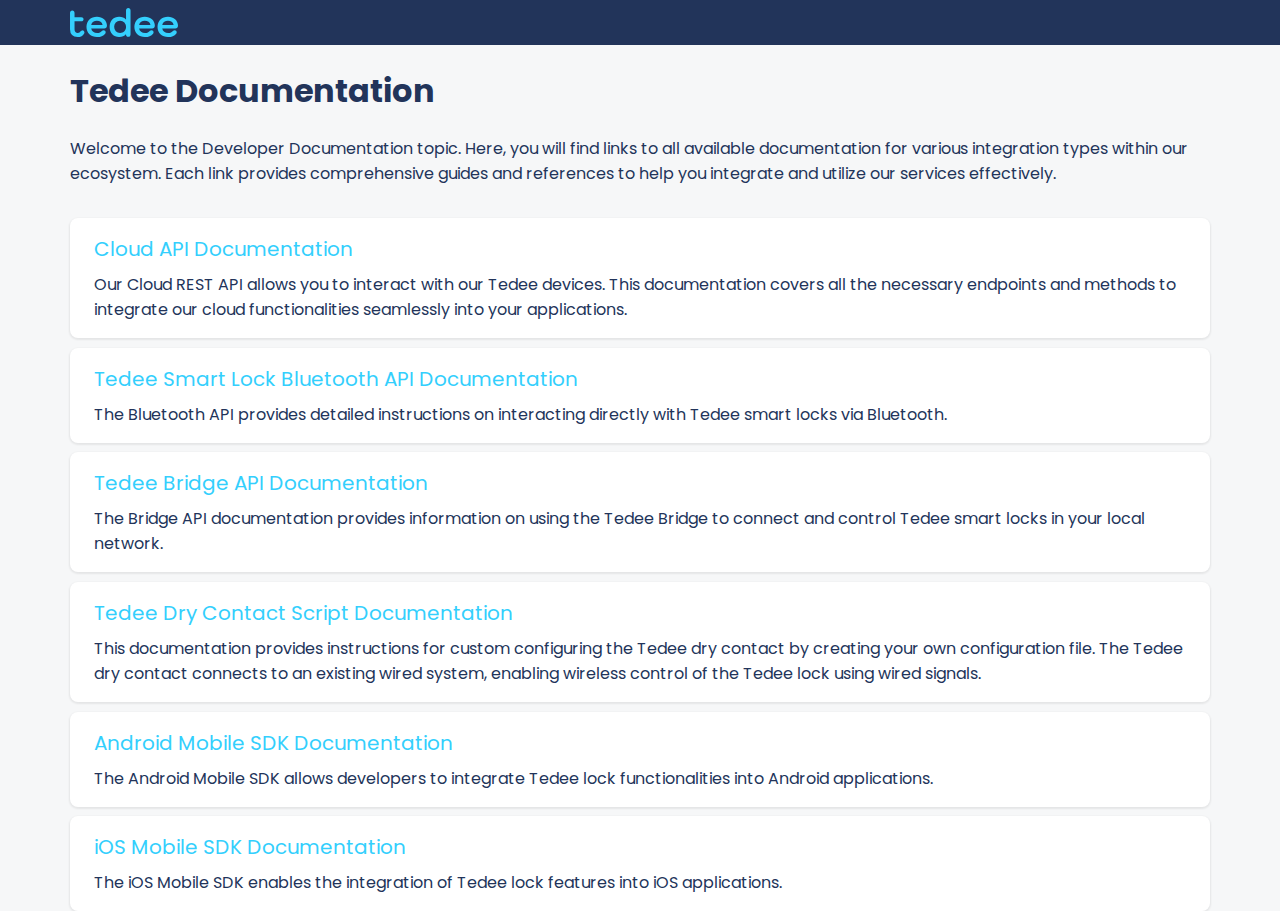
<file: index.html>
<!DOCTYPE html>
<html>
<head>
    <title>Tedee Documentation</title>
    <meta name="viewport" content="width=device-width, initial-scale=1">
    <link rel="stylesheet" href="/styles.css">
</head>
<body>
    <div class="header">
        <div class="container">
            <img src="/assets/main_logo.svg" alt="Tedee logo">
        </div>
    </div>
    <div class="documentation container">
        <h1>Tedee Documentation</h1>

        <p>
            Welcome to the Developer Documentation topic. Here, you will find links to all available documentation for various integration types within our ecosystem. Each link provides comprehensive guides and references to help you integrate and utilize our services effectively.
        </p>

        <div class="documentation-links"></div>
    </div>
    <script src="/index.js" type="application/javascript"></script>
</body>
</html>
</file>
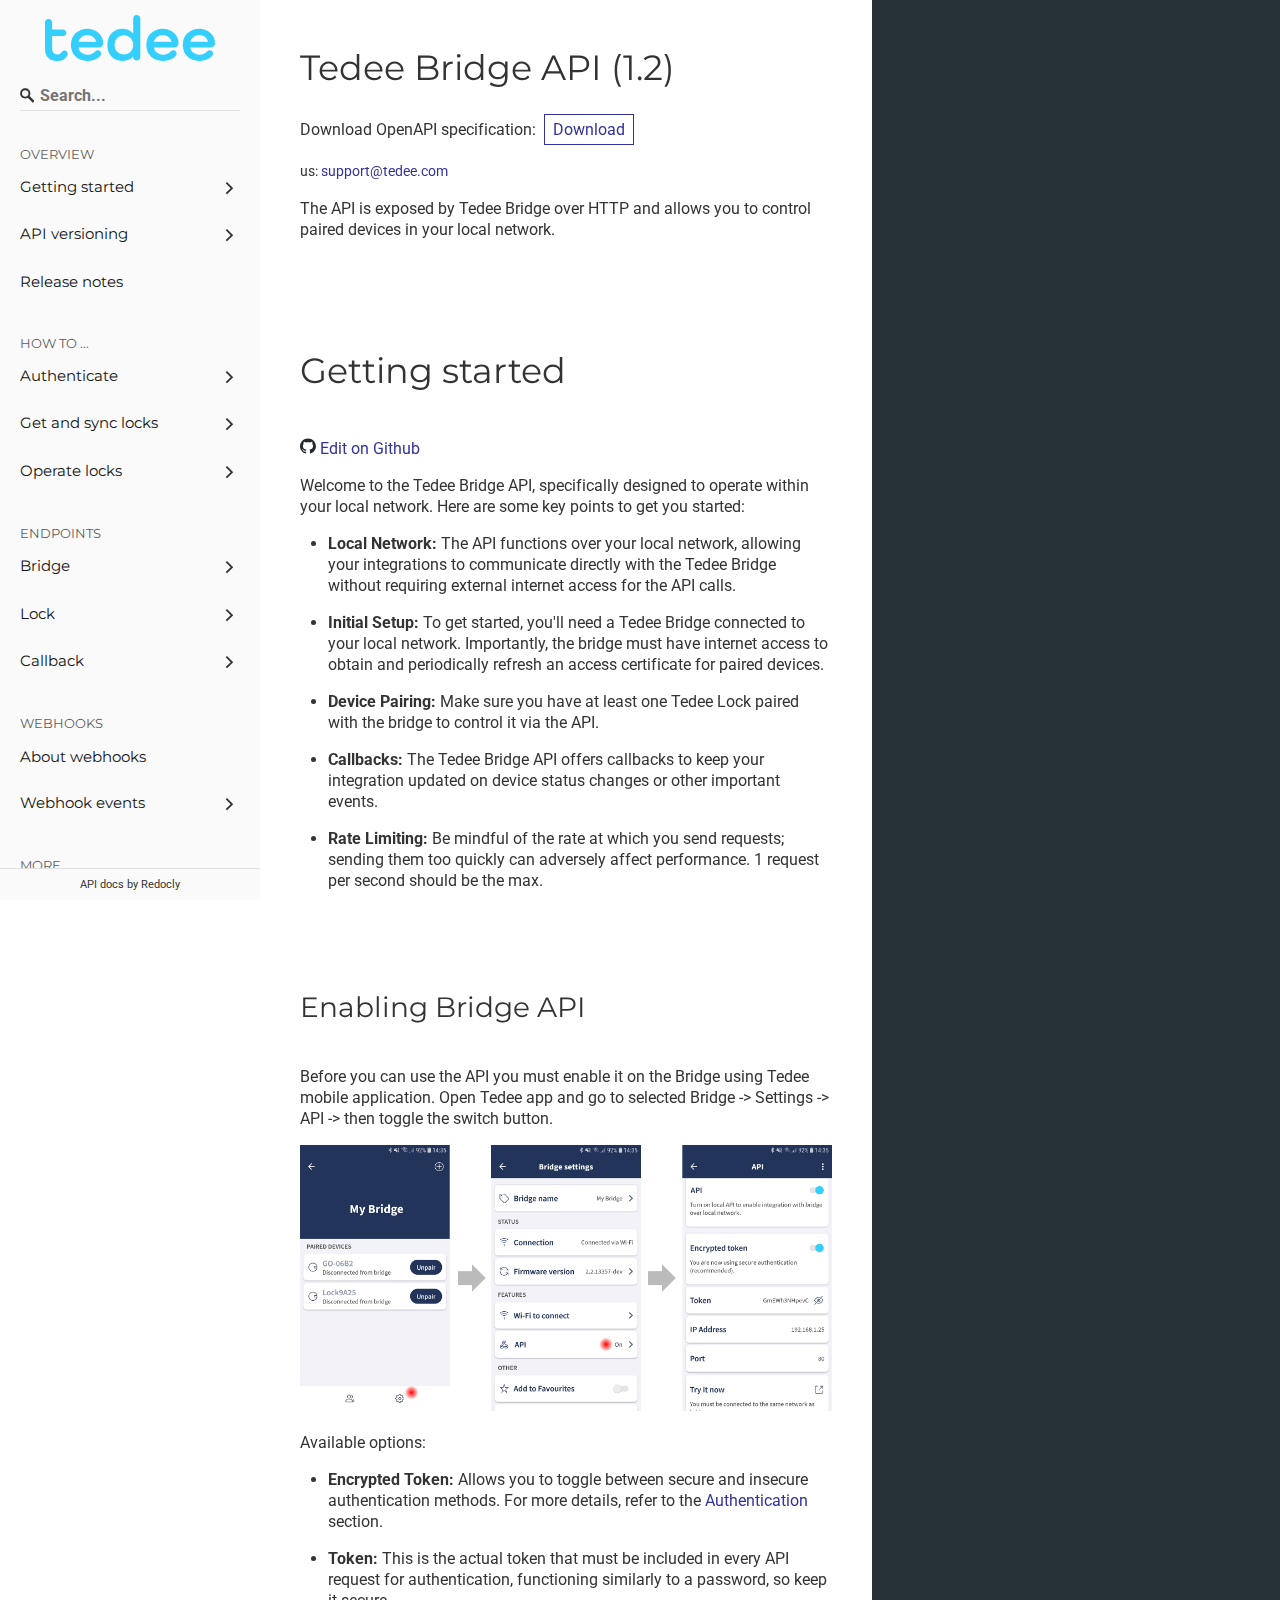
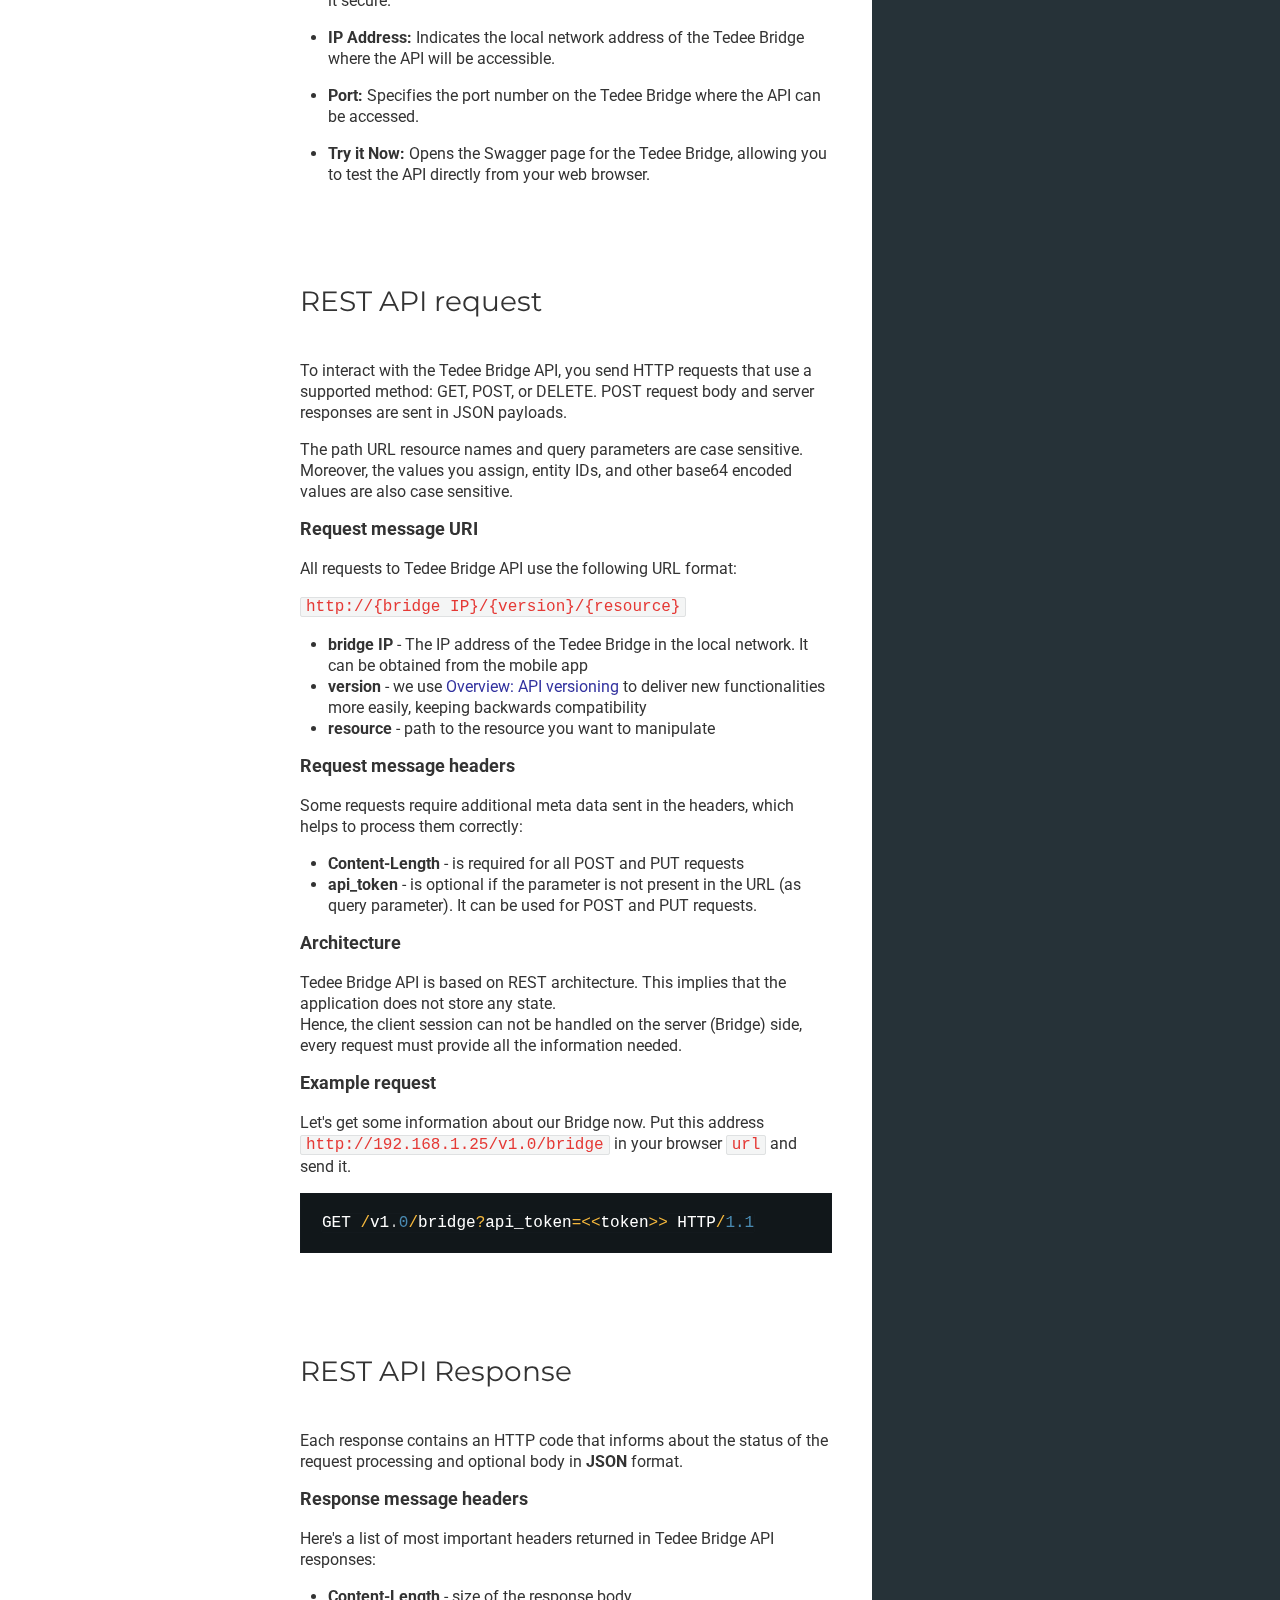
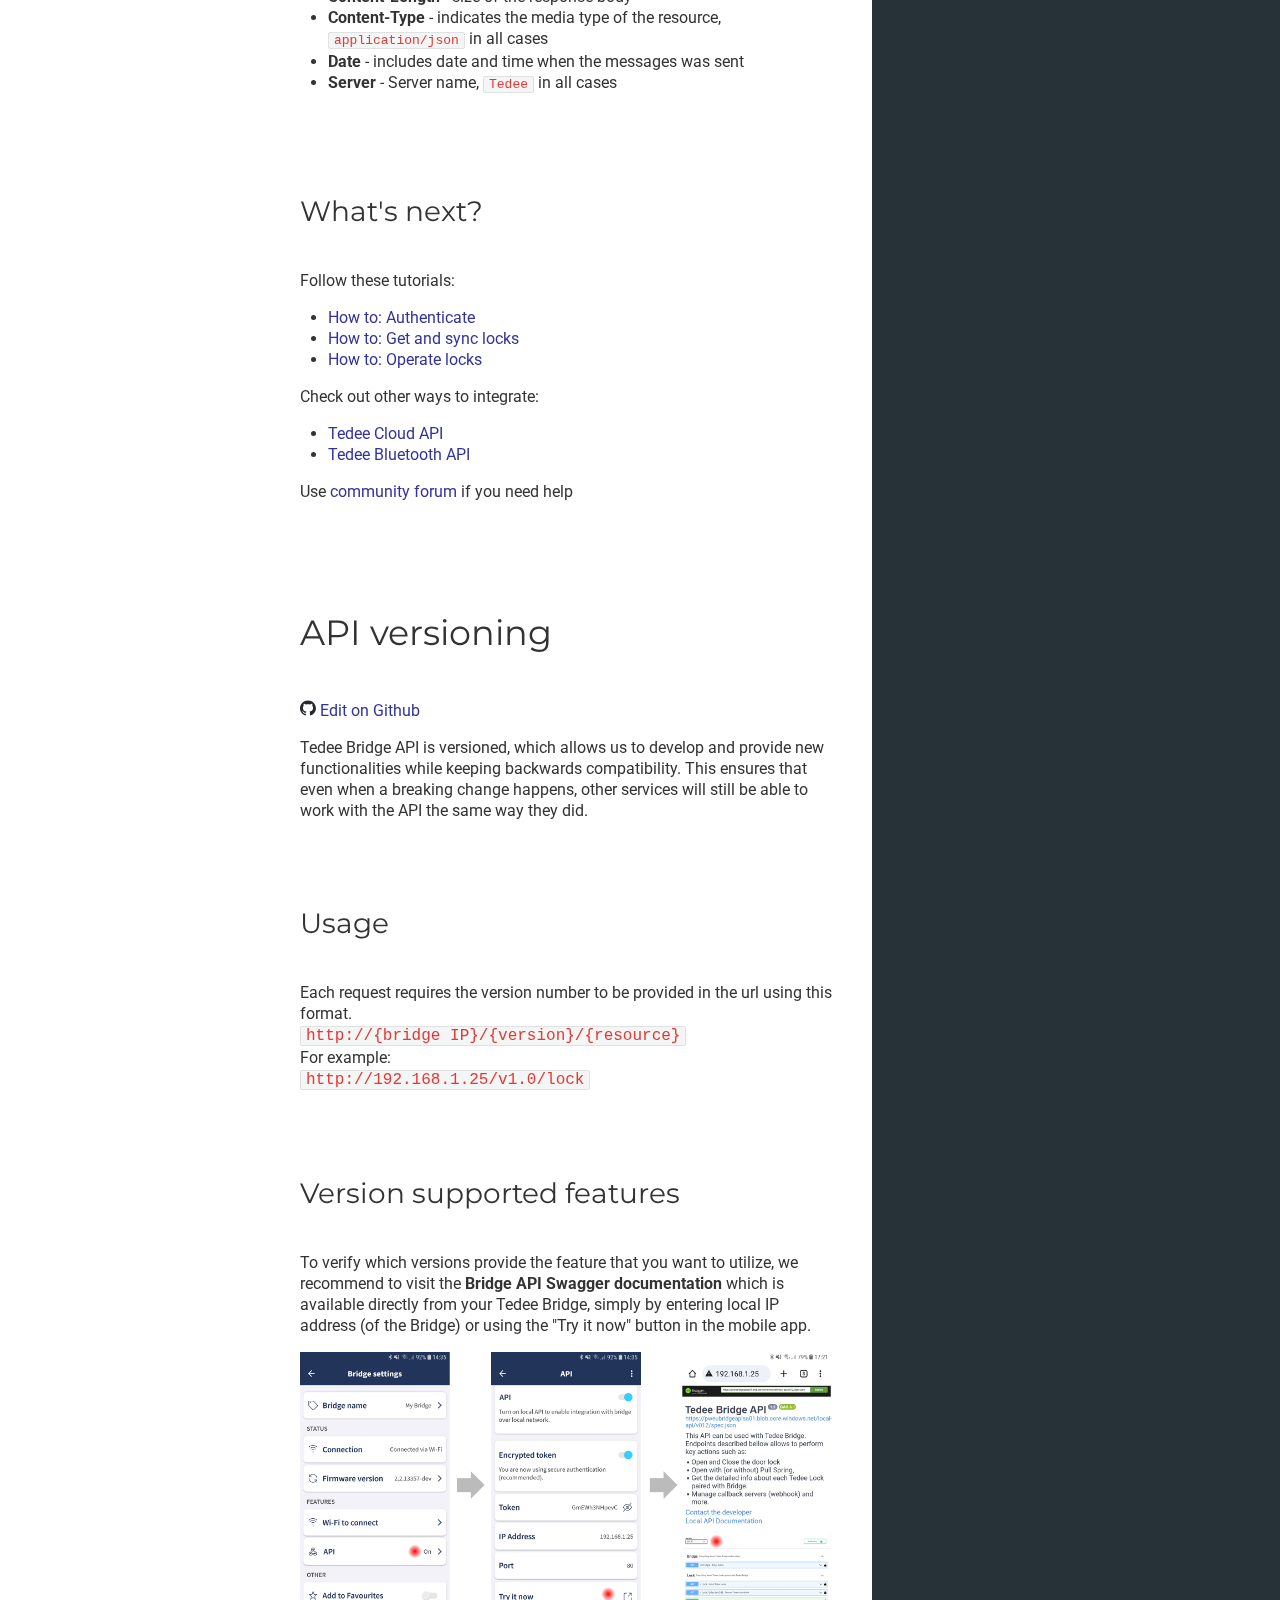
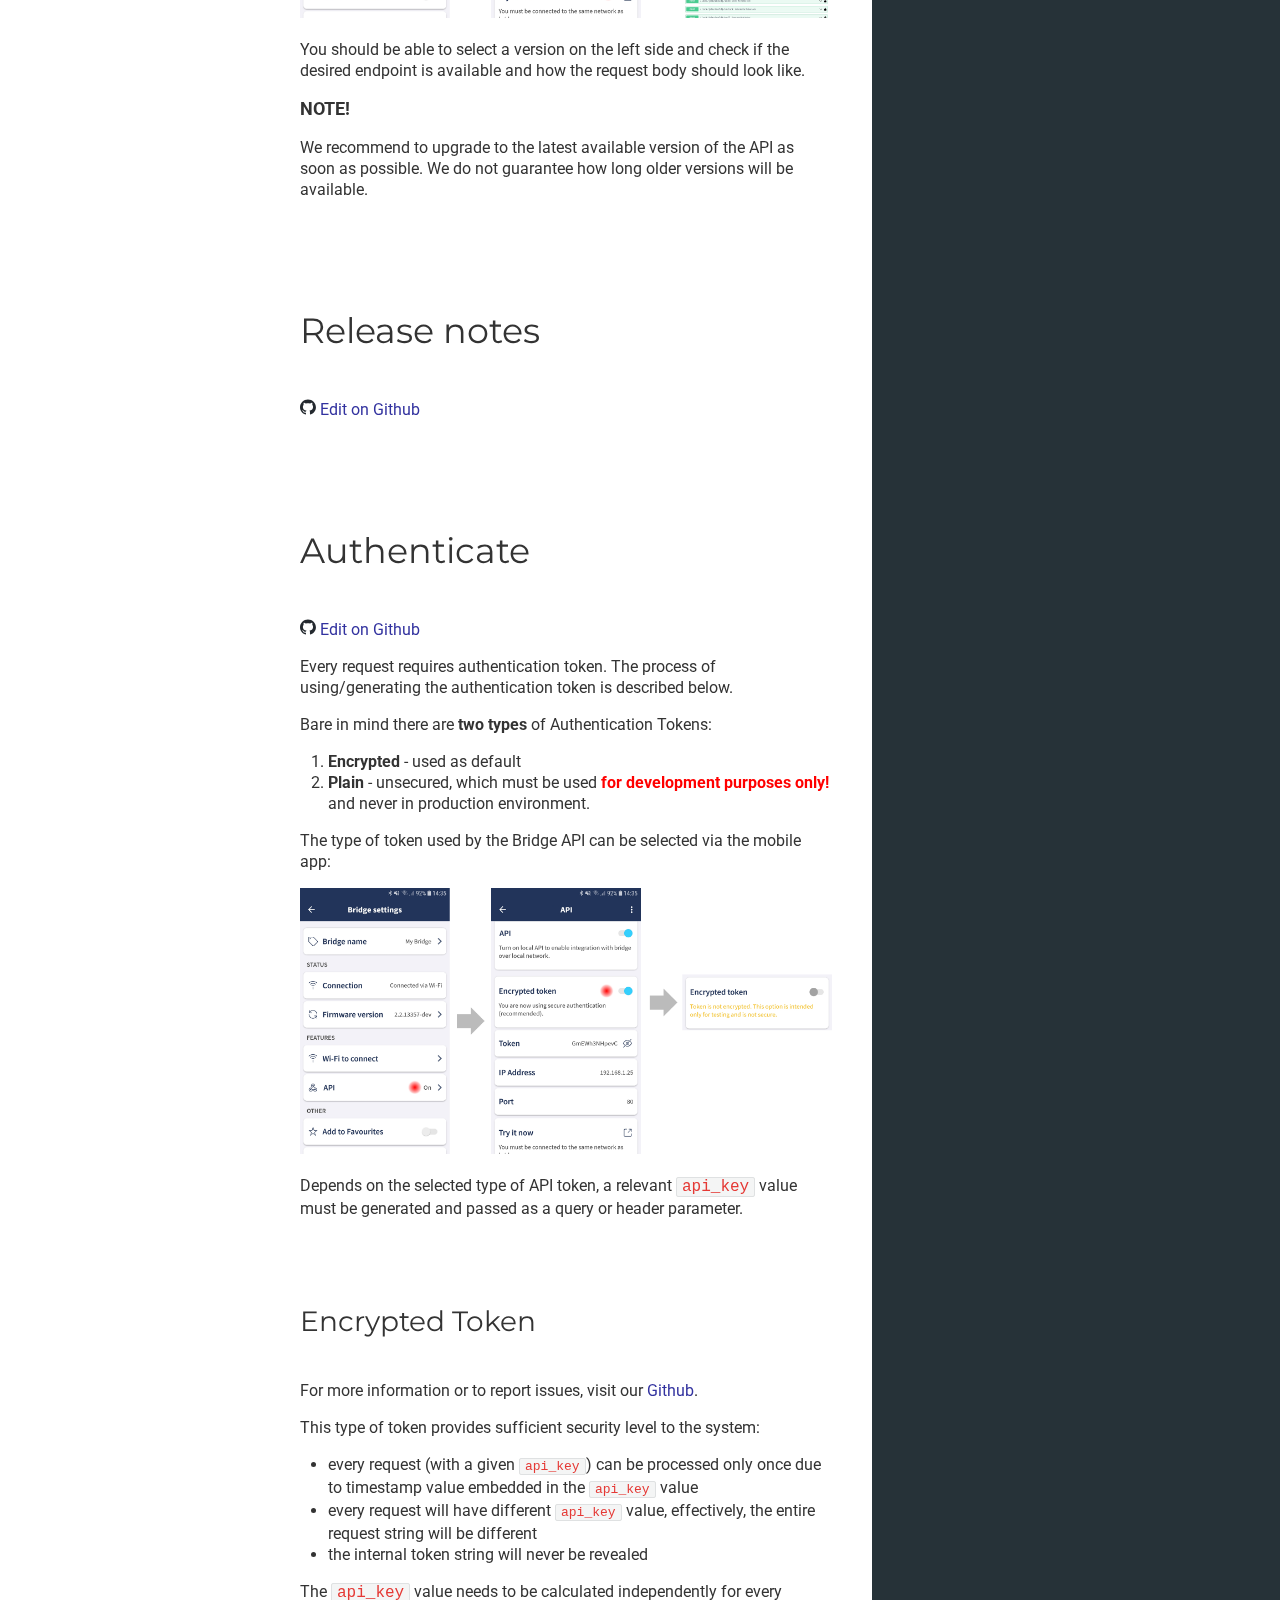
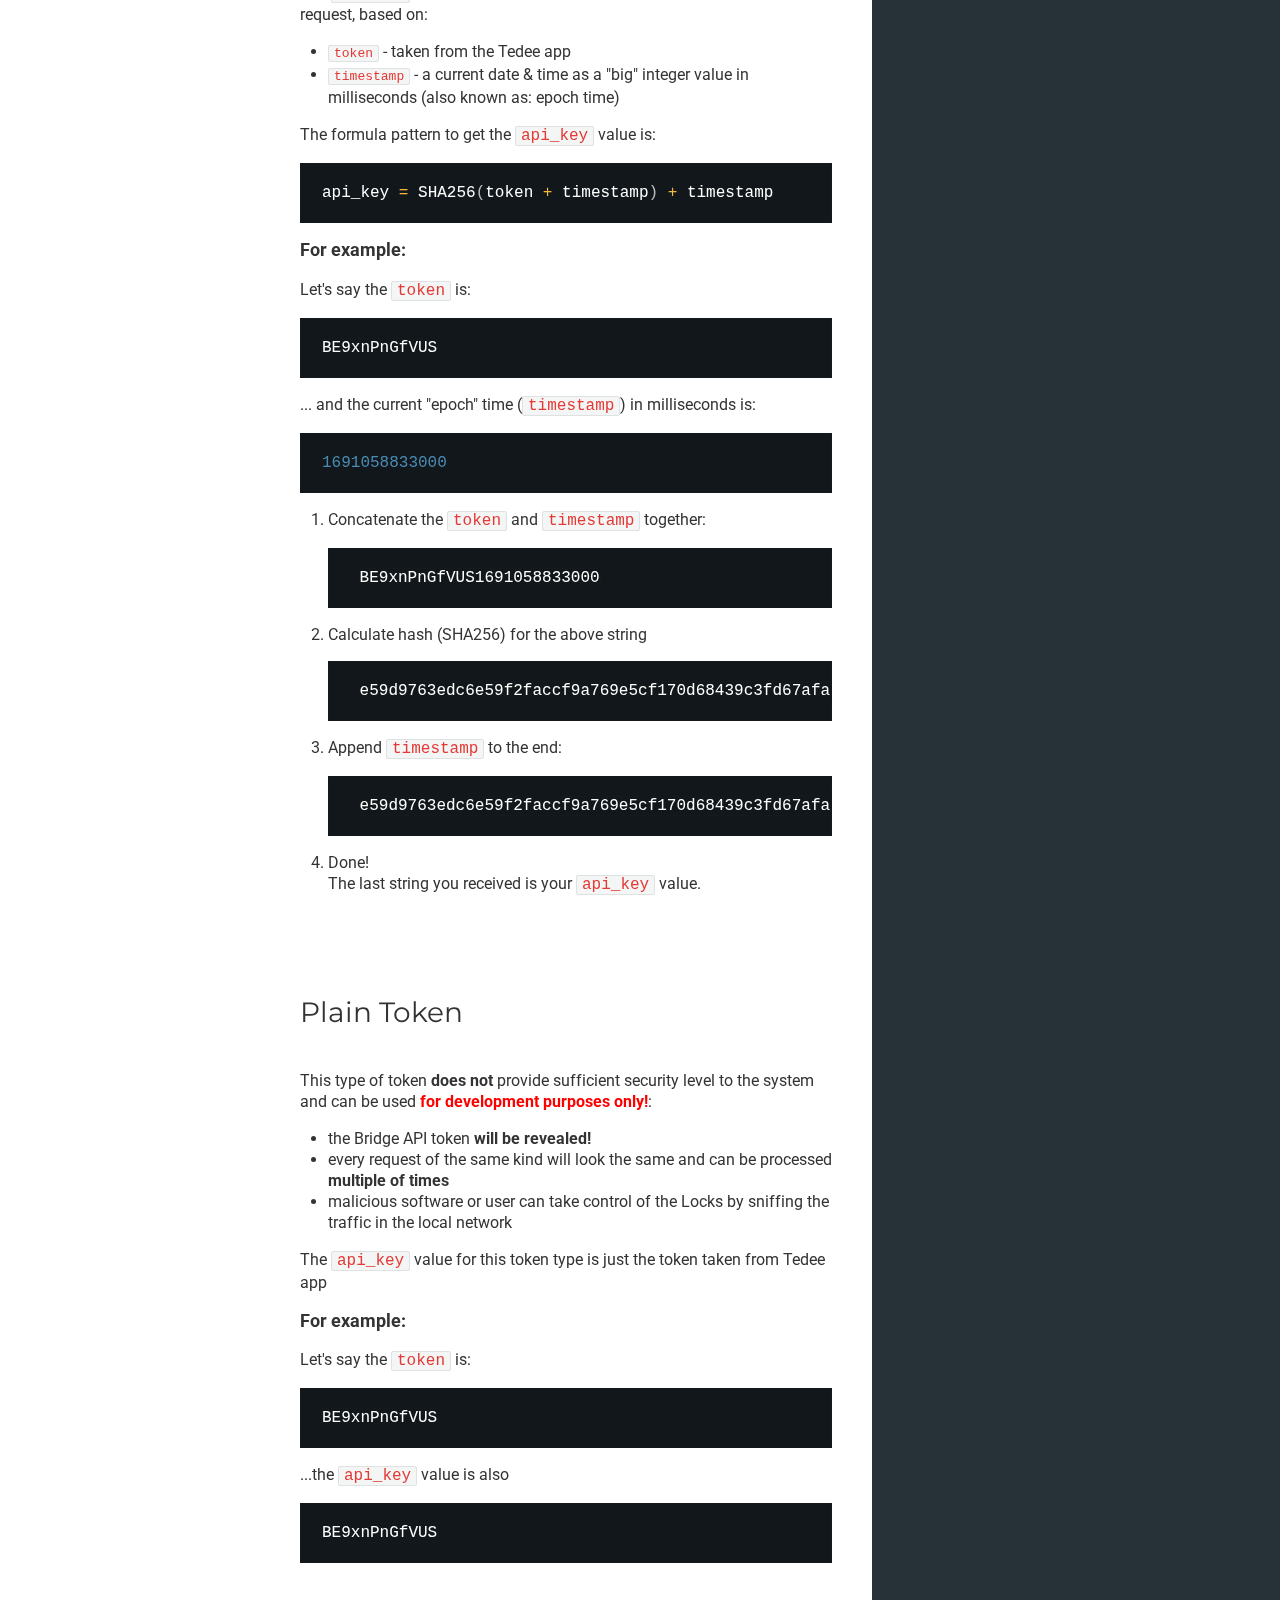
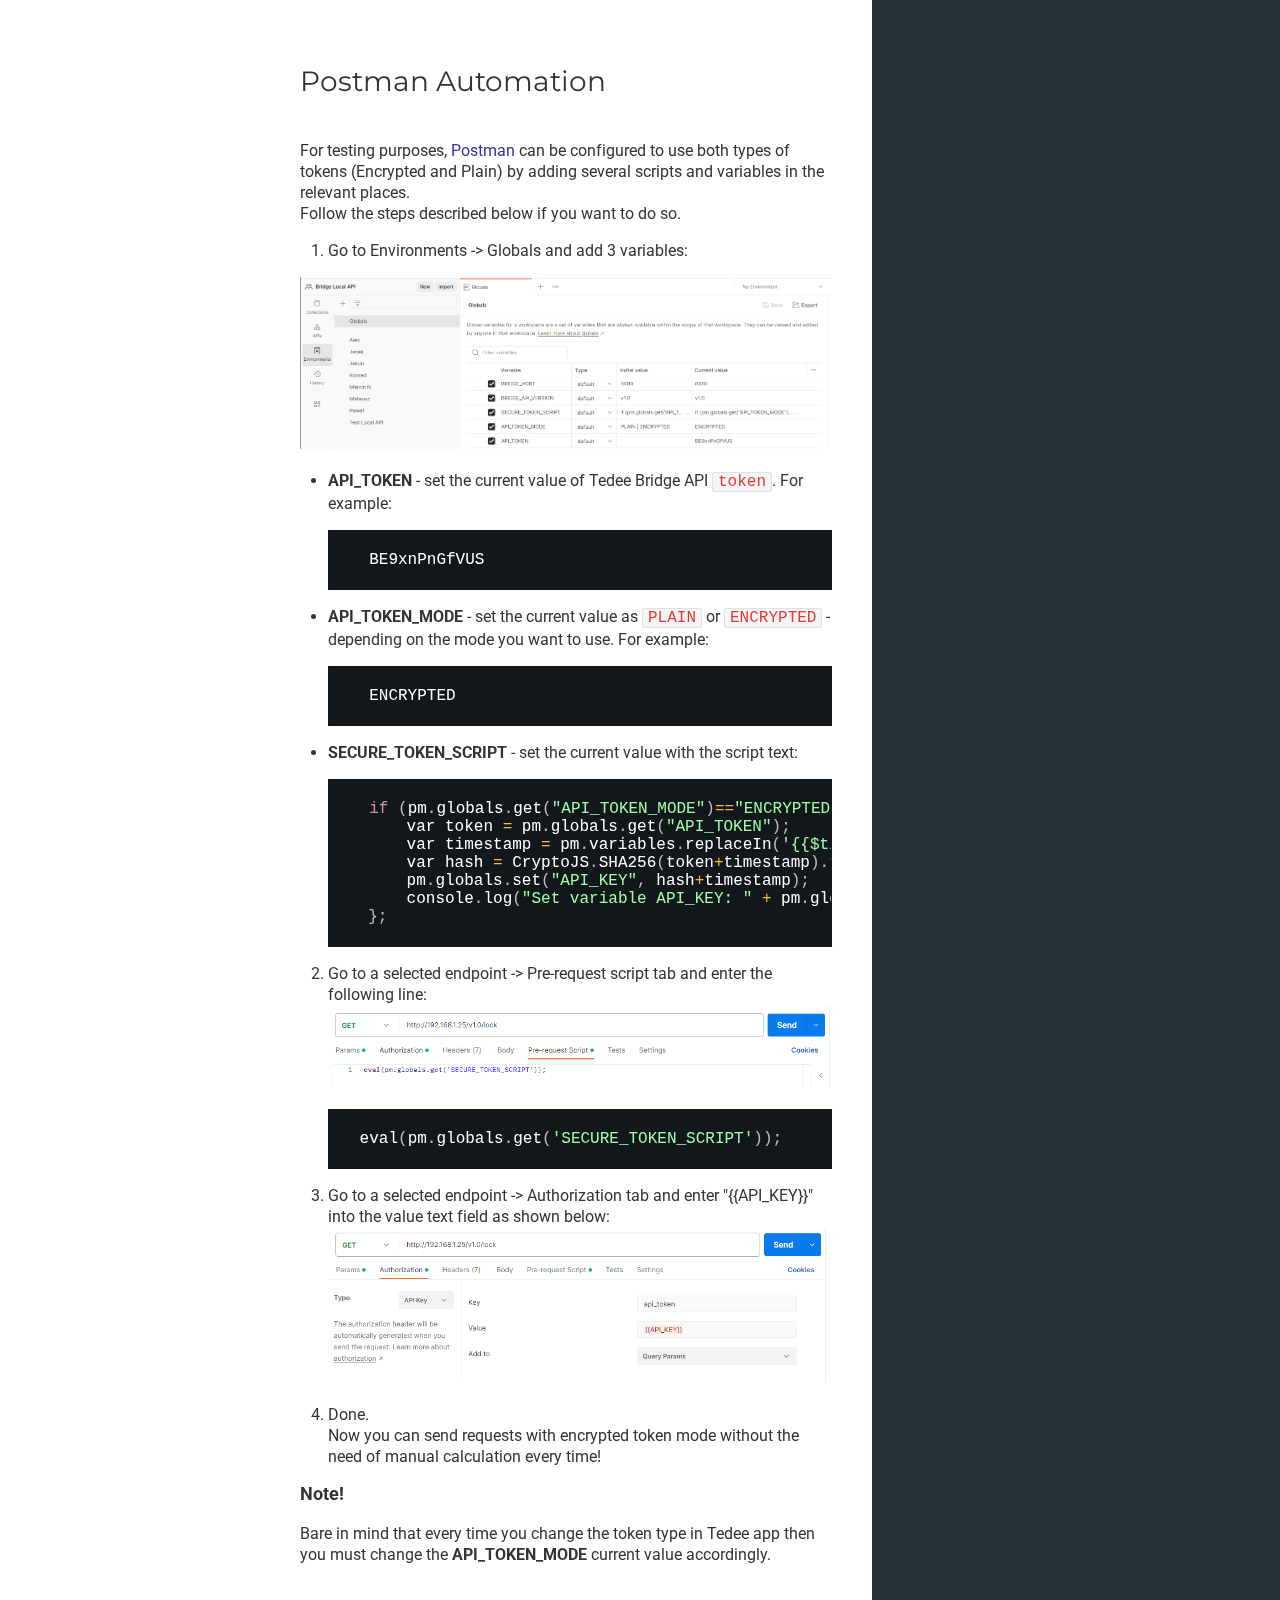
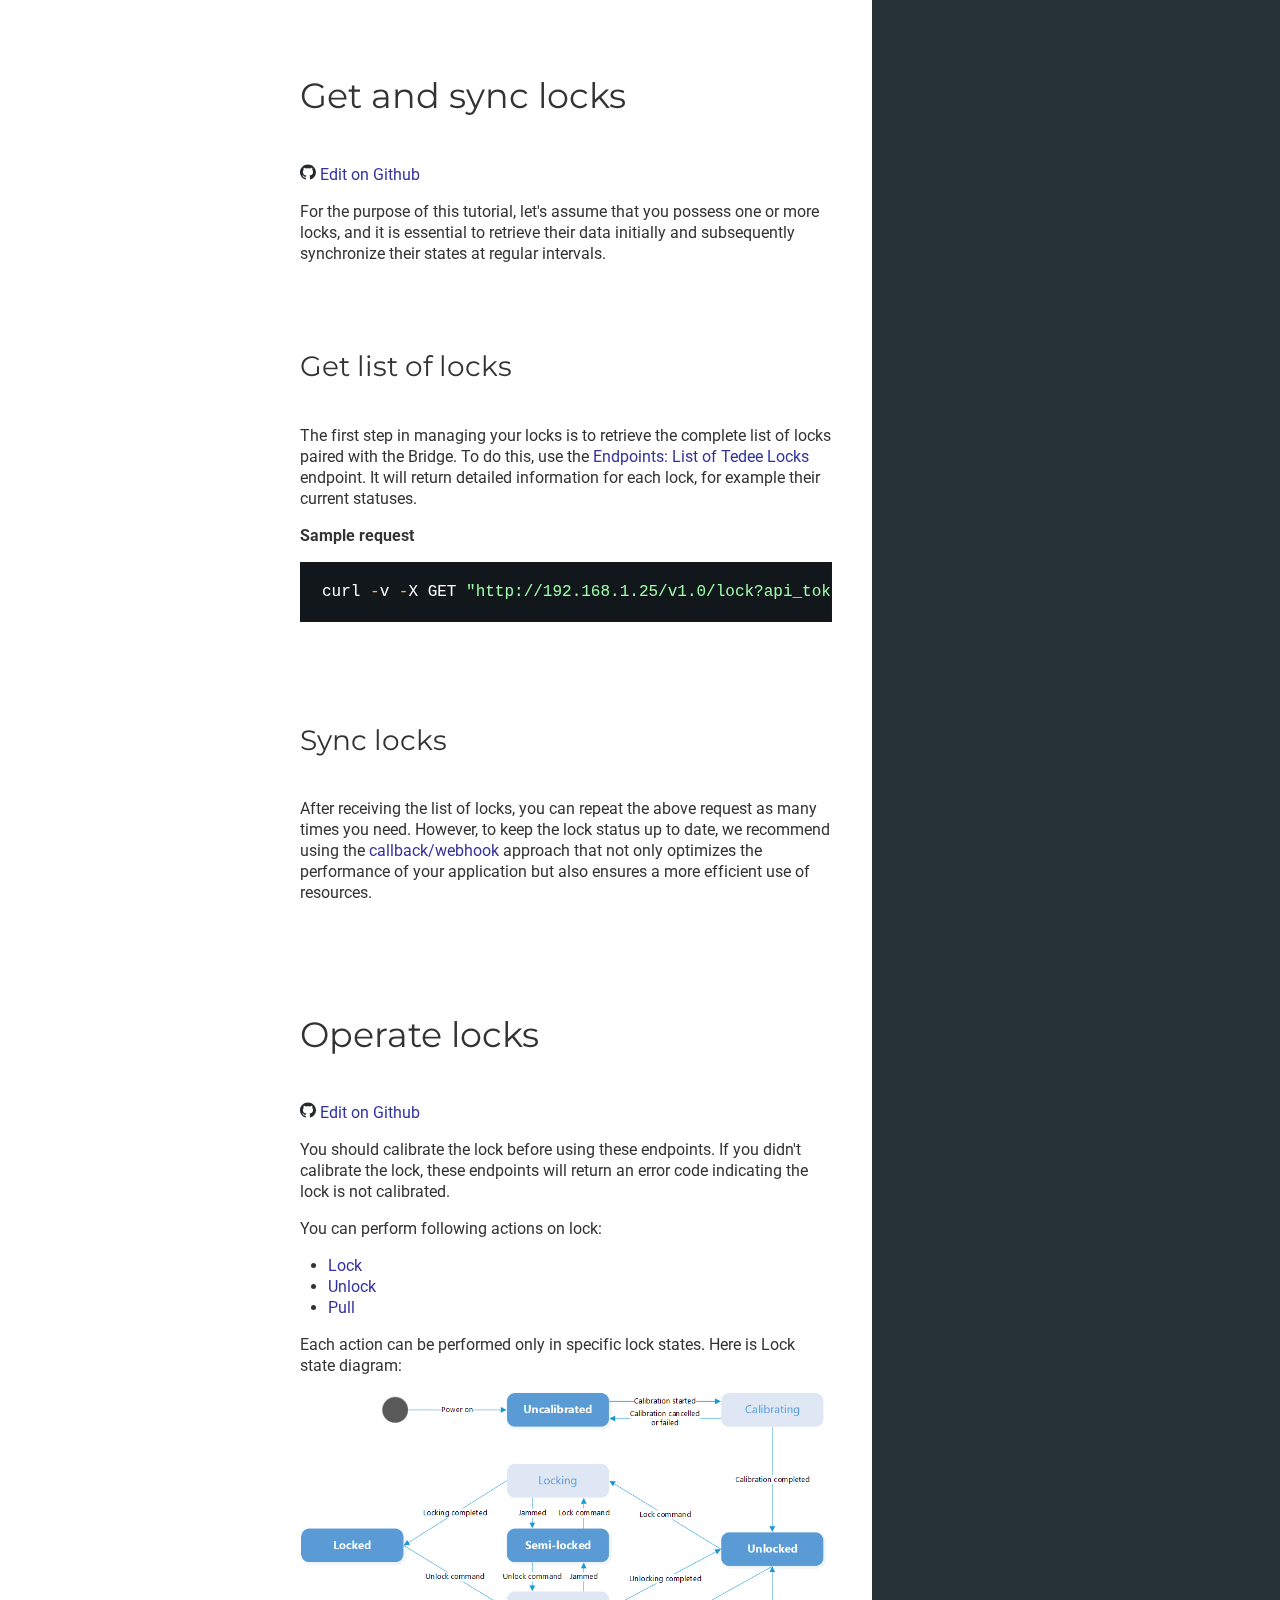
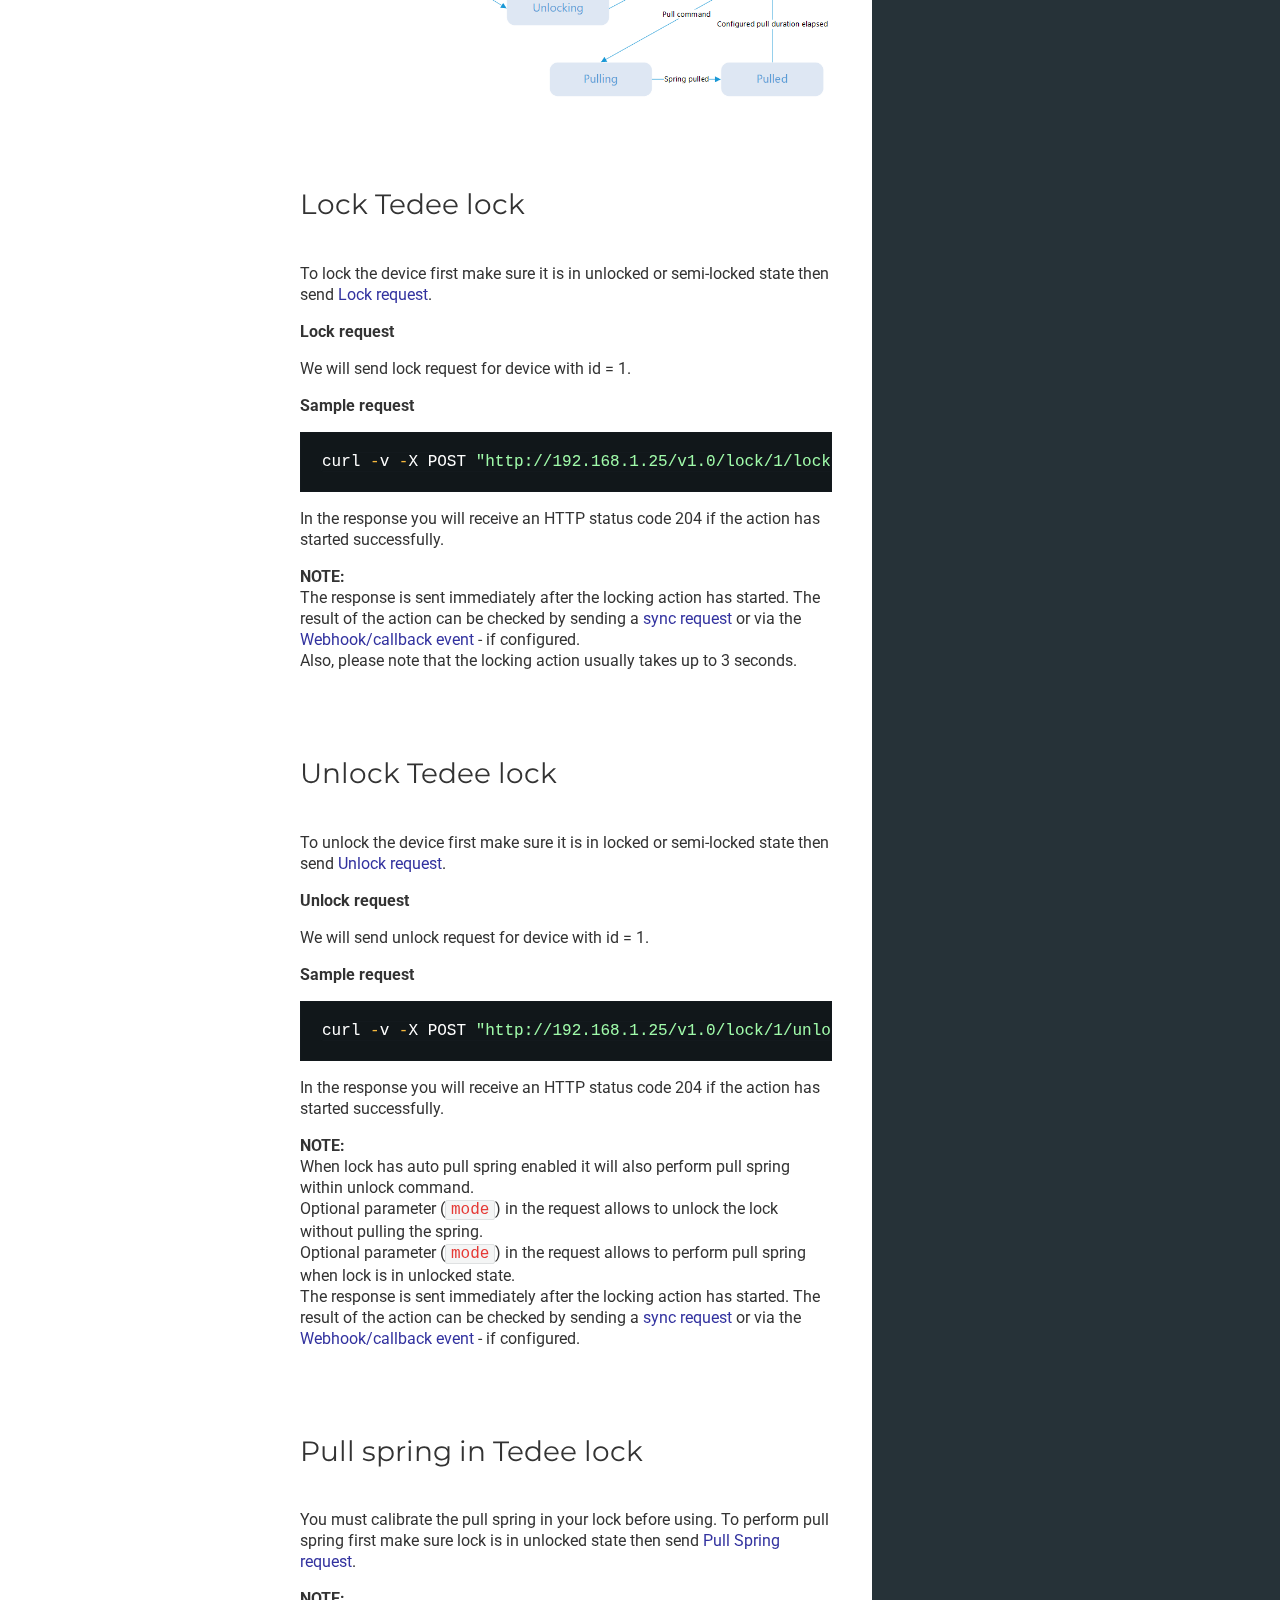
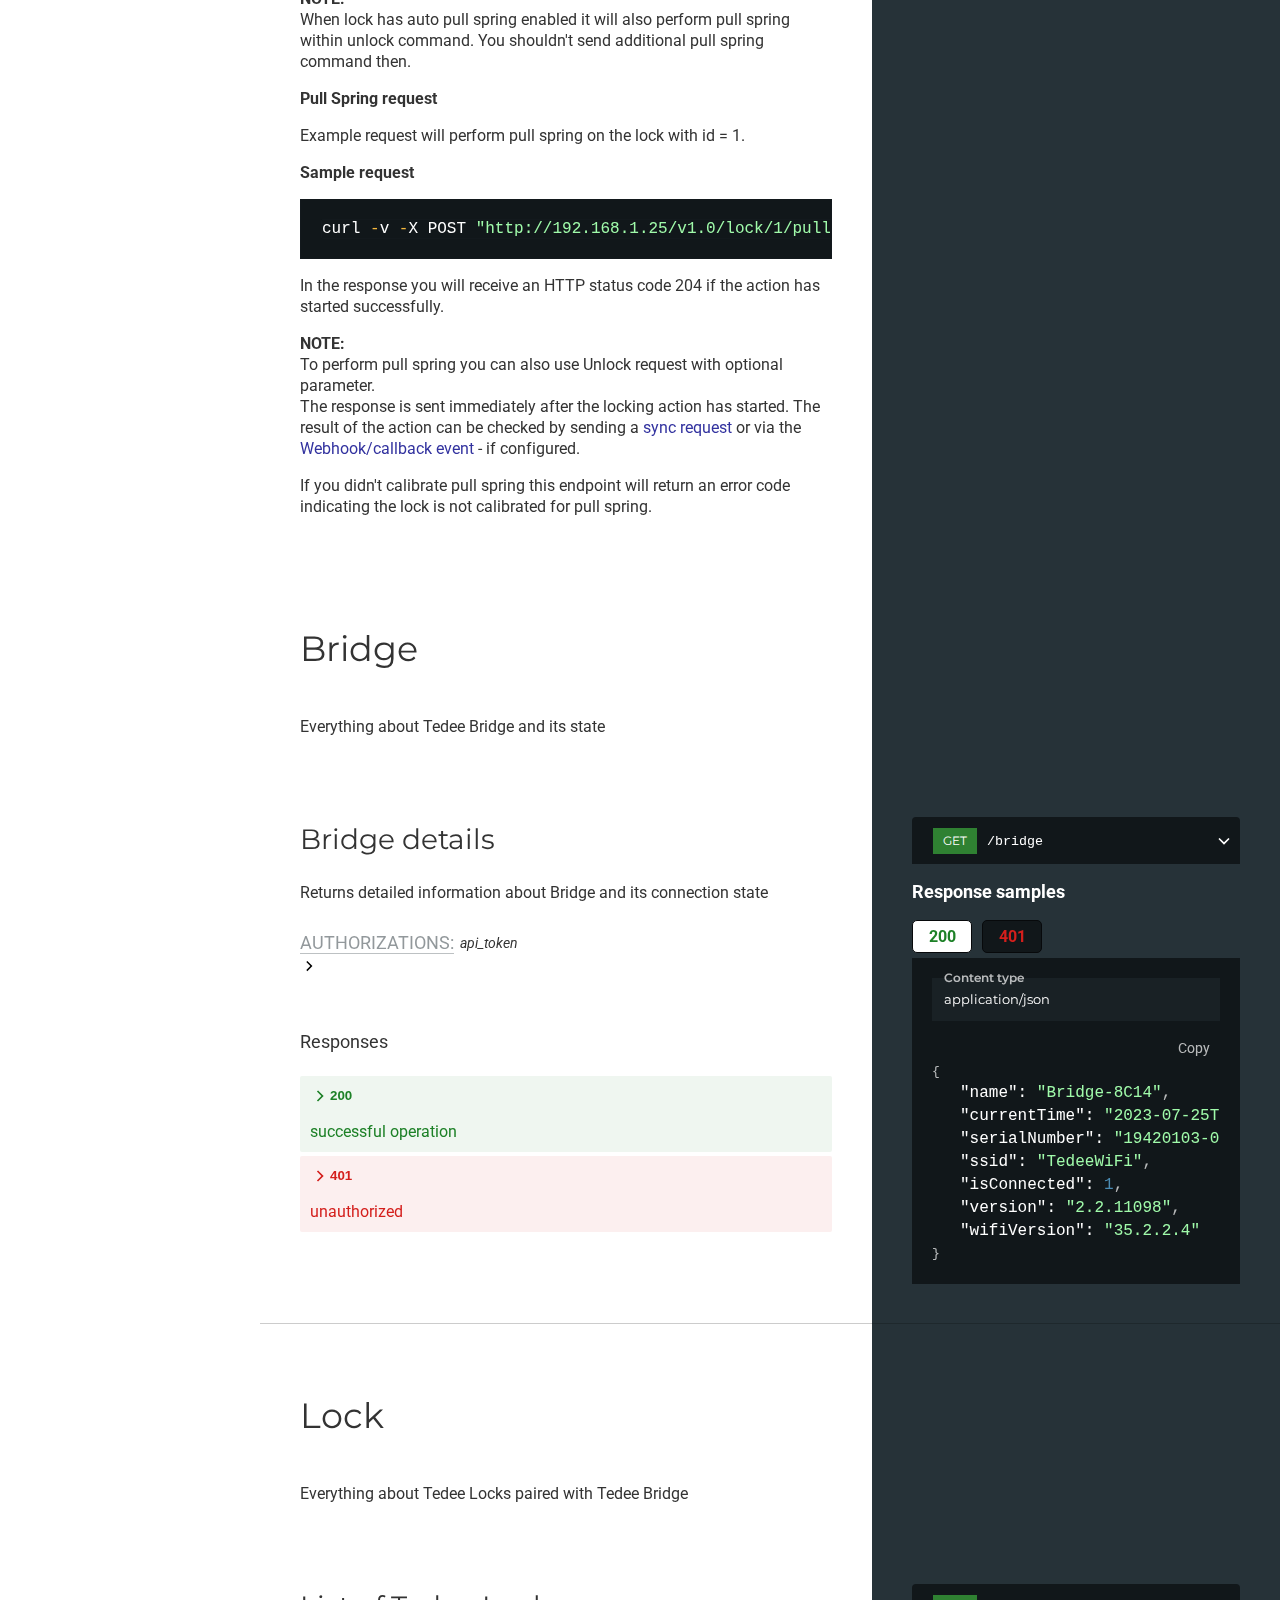
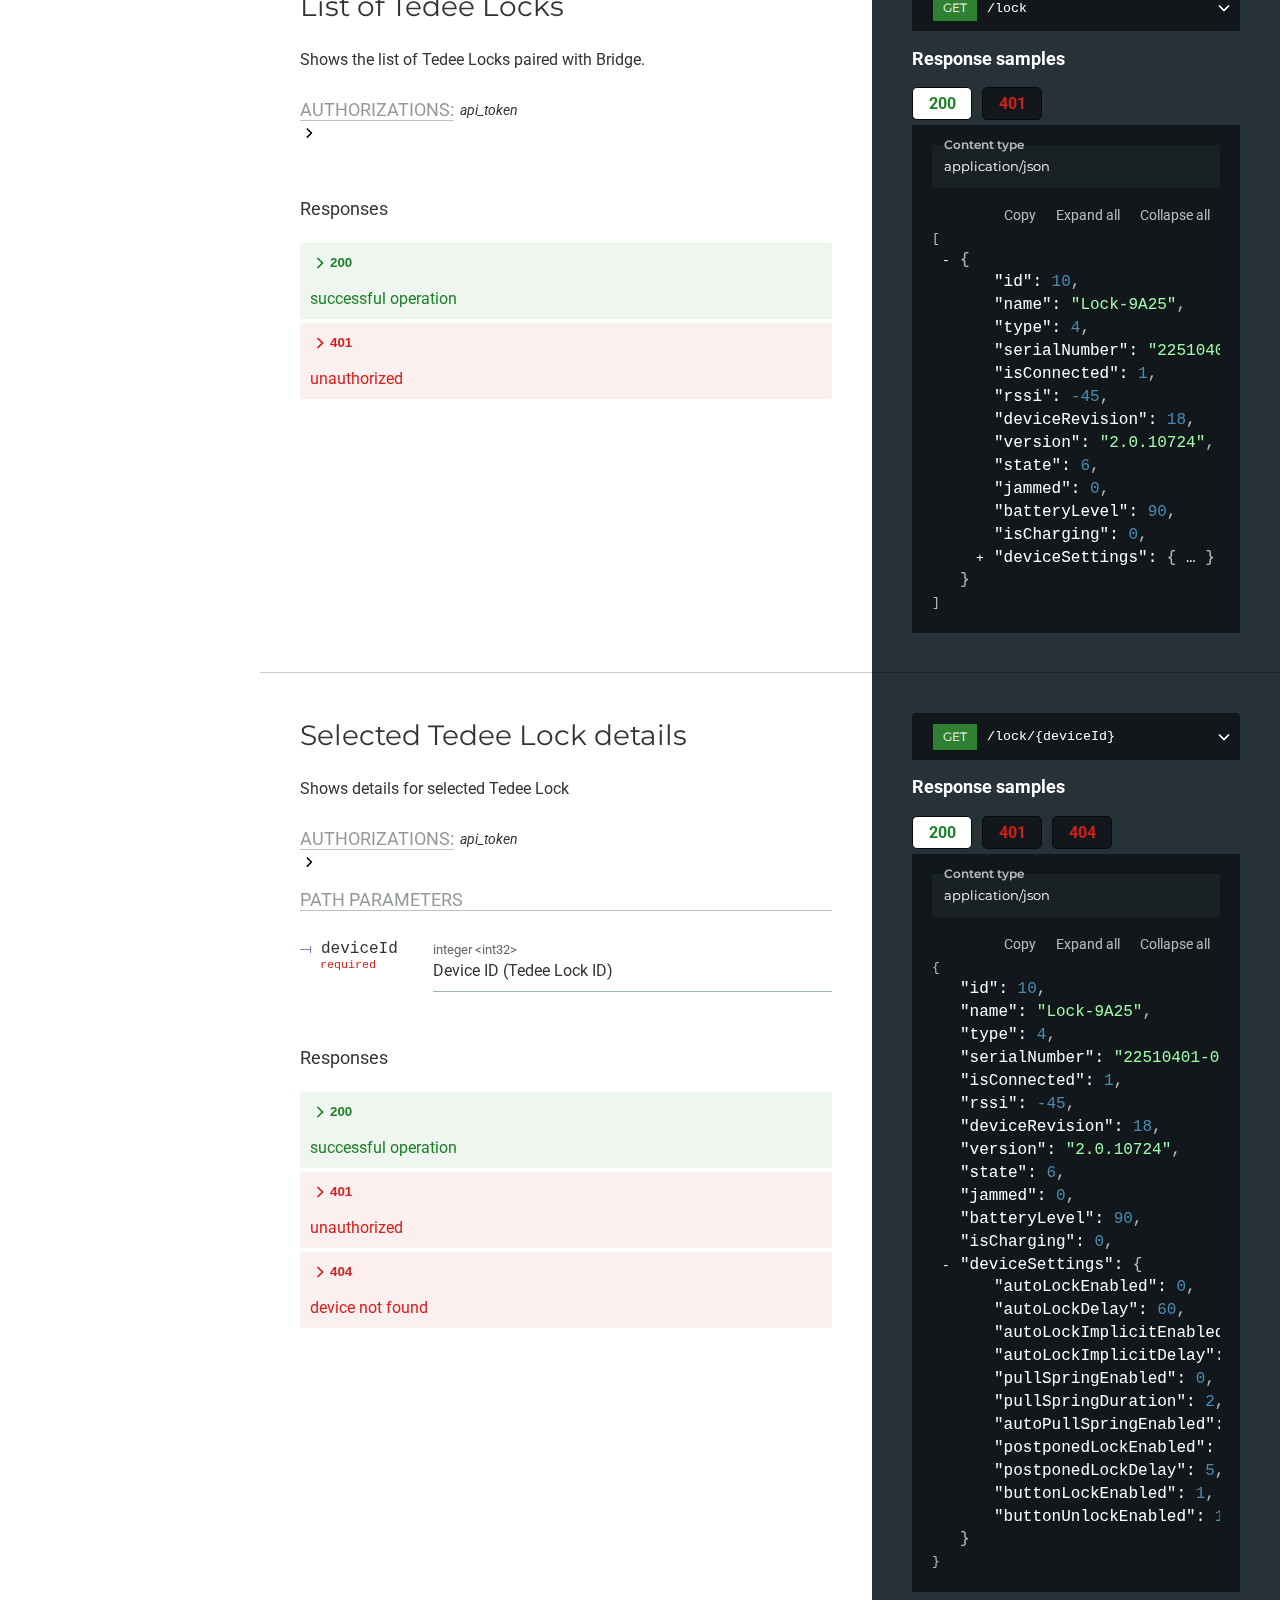
<file: bridge-api/index.html>
<!DOCTYPE html>
<html>

<head>
    <!-- Google tag (gtag.js) -->
    <script async src="https://www.googletagmanager.com/gtag/js?id=G-03L28GH968"></script>
    <script>window.dataLayer = window.dataLayer || [];

        function gtag() {
            dataLayer.push(arguments);
        }

        gtag('js', new Date());
        gtag('config', 'G-03L28GH968'); </script>
    <title>Tedee Bridge API</title>
    <!-- Needed for adaptive design -->
    <meta charset="utf-8" />
    <meta name="description" content="
    Documentation of Tedee Bridge Local API that allows you to write integration with Tedee devices within you local network." />
    <meta name="viewport" content="width=device-width, initial-scale=1">
    <link href="https://fonts.googleapis.com/css?family=Montserrat:300,400,700|Roboto:300,400,700" rel="stylesheet">

    <!--
    ReDoc doesn't change outer page styles
    -->
    <style>
        body {
            margin: 0;
            padding: 0;
        }

        h1 {
            font-size: 2.5em !important;
        }

        h2 {
            font-size: 2em !important;
        }

        h3 {
            font-size: 1.25em !important;
        }

        h4 {
            font-size: 1.5em !important;
        }

        h5 {
            font-size: 1.3em !important;
        }

        li {
            font-size: 16px !important;
        }

        p {
            font-size: 16px !important;
            & strong {
                font-size: 16px !important;
            }
            & code {
                font-size: 16px !important;
            }
        }

        pre {
            font-size: 16px !important;
            & code {
                font-size: 16px !important;
            }
            & span {
                font-size: 16px !important;
            }
        }

        .scrollbar-container {
            & span {
                color: rgb(20,20,20) !important;
                font-weight: 400;
            }
        }

        .sc-jIGnZt.ivhHdl {
                padding: 15px 45px !important;
        }

        div[role=search] {
            font-size: 16px;
            & input {
                font-size: 16px;
            }
        }

        .property-name {
            font-size: 16px !important;
        }

        .title-for-index {
            position: absolute;
            top: 0;
            left: 0;
            z-index: -1;
            opacity: 0;
        }
    </style>
</head>

<body>
    <h1 class="title-for-index">Tedee Bridge API</h1>
    <redoc spec-url='/bridge-api/spec.json'></redoc>
    <script src="/bridge-api/redoc.standalone.js"> </script>
</body>

</html>
</file>
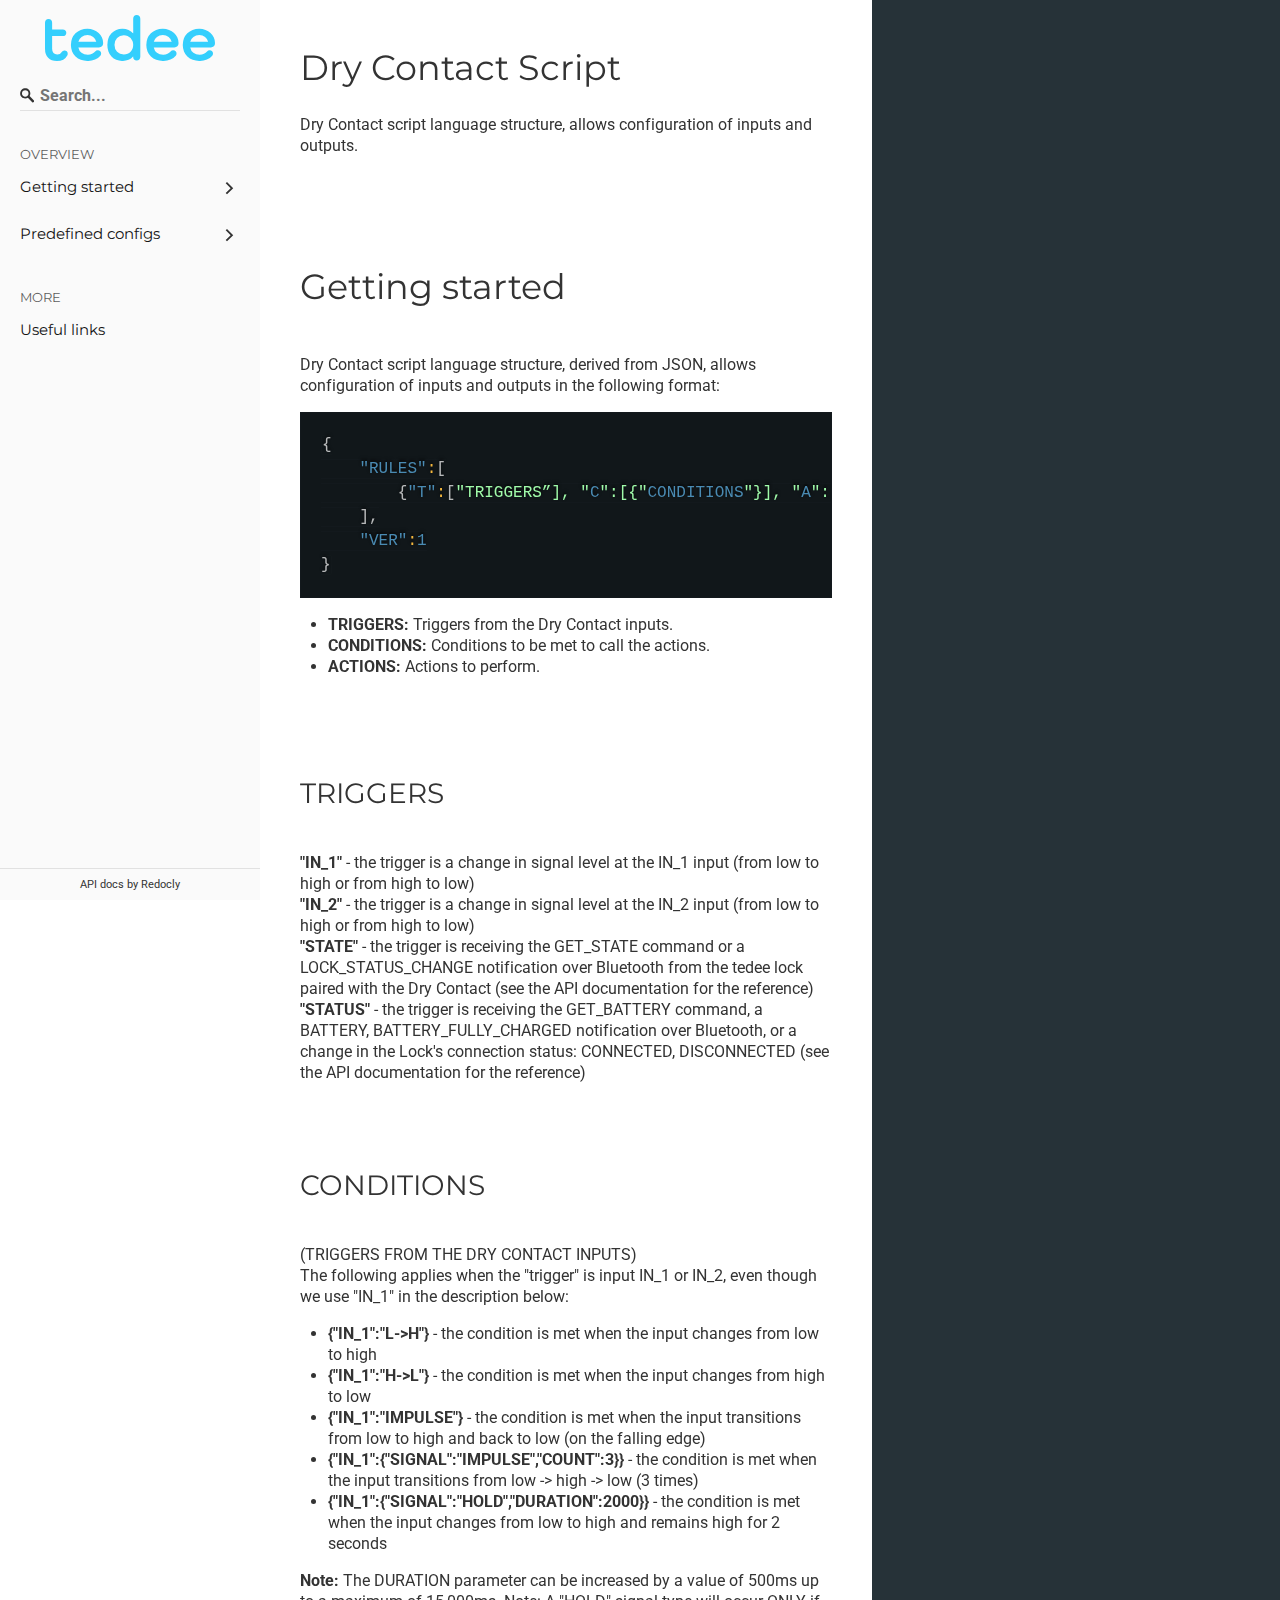
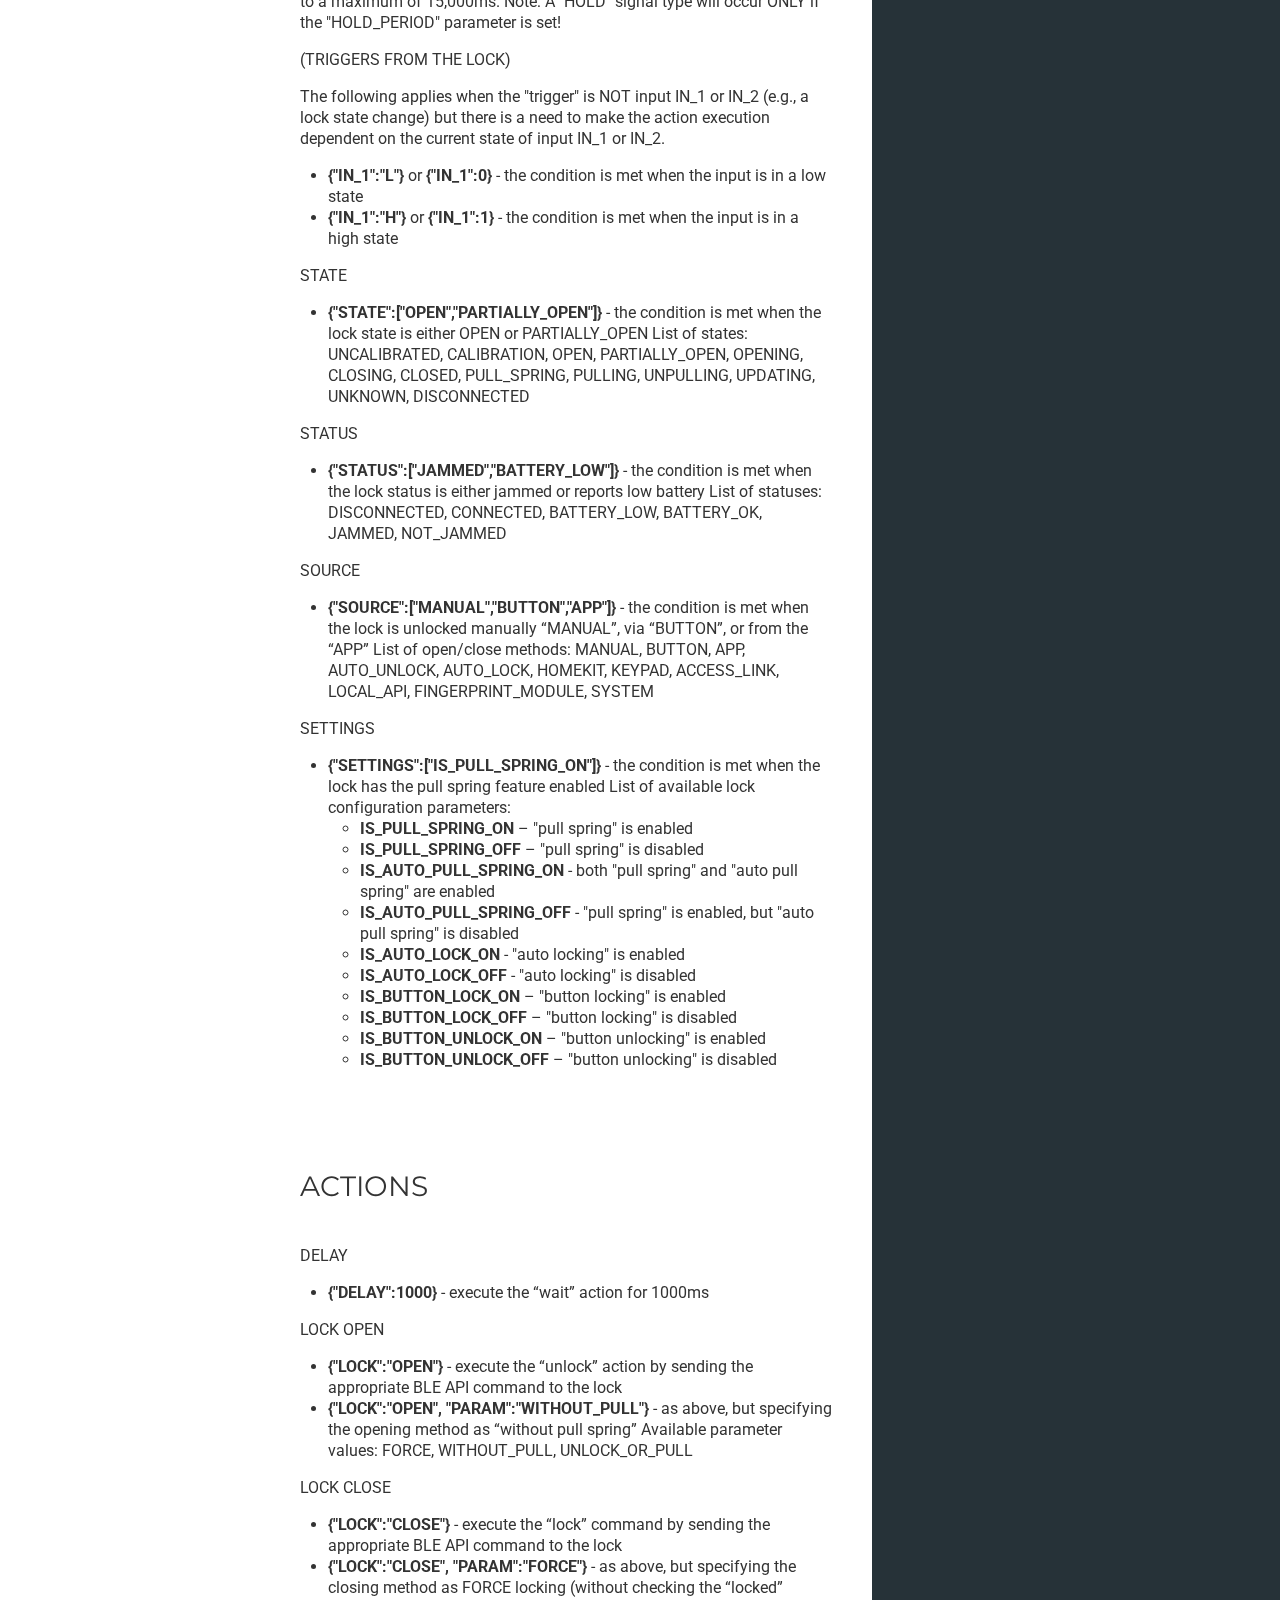
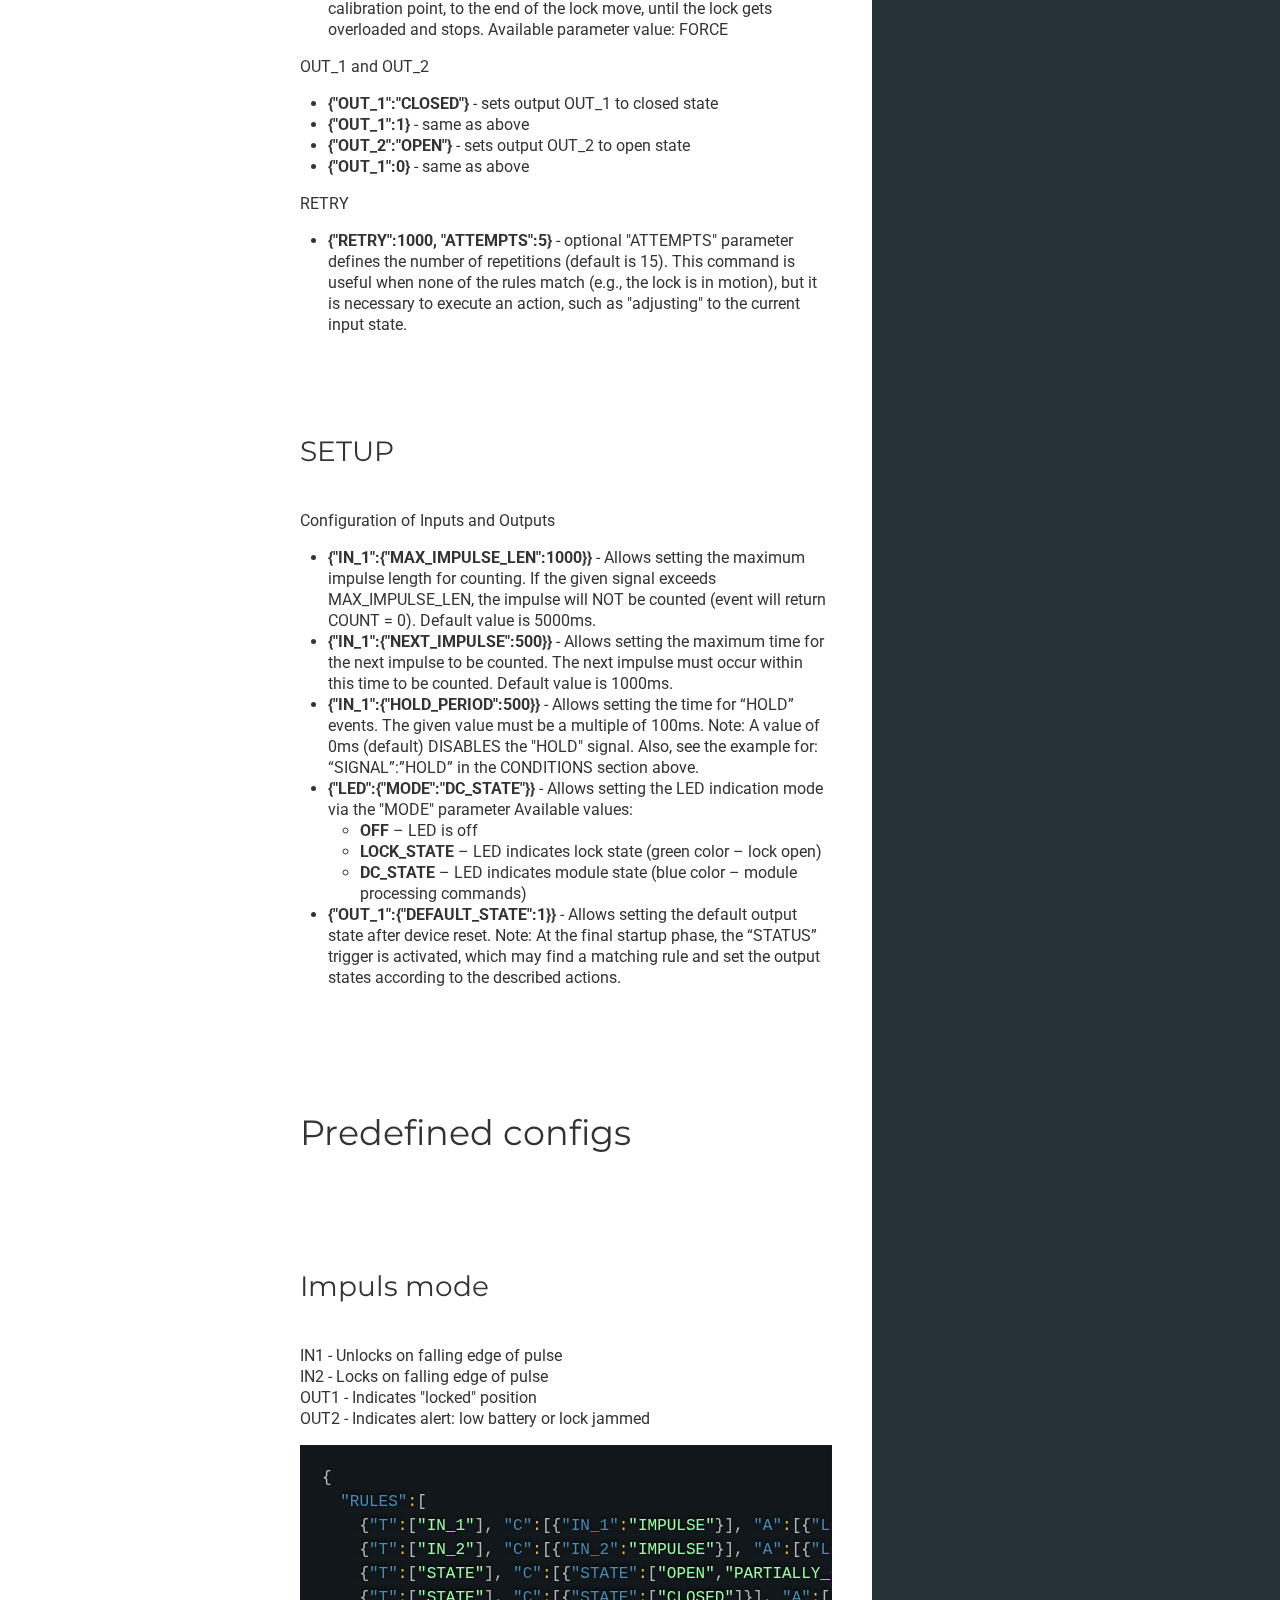
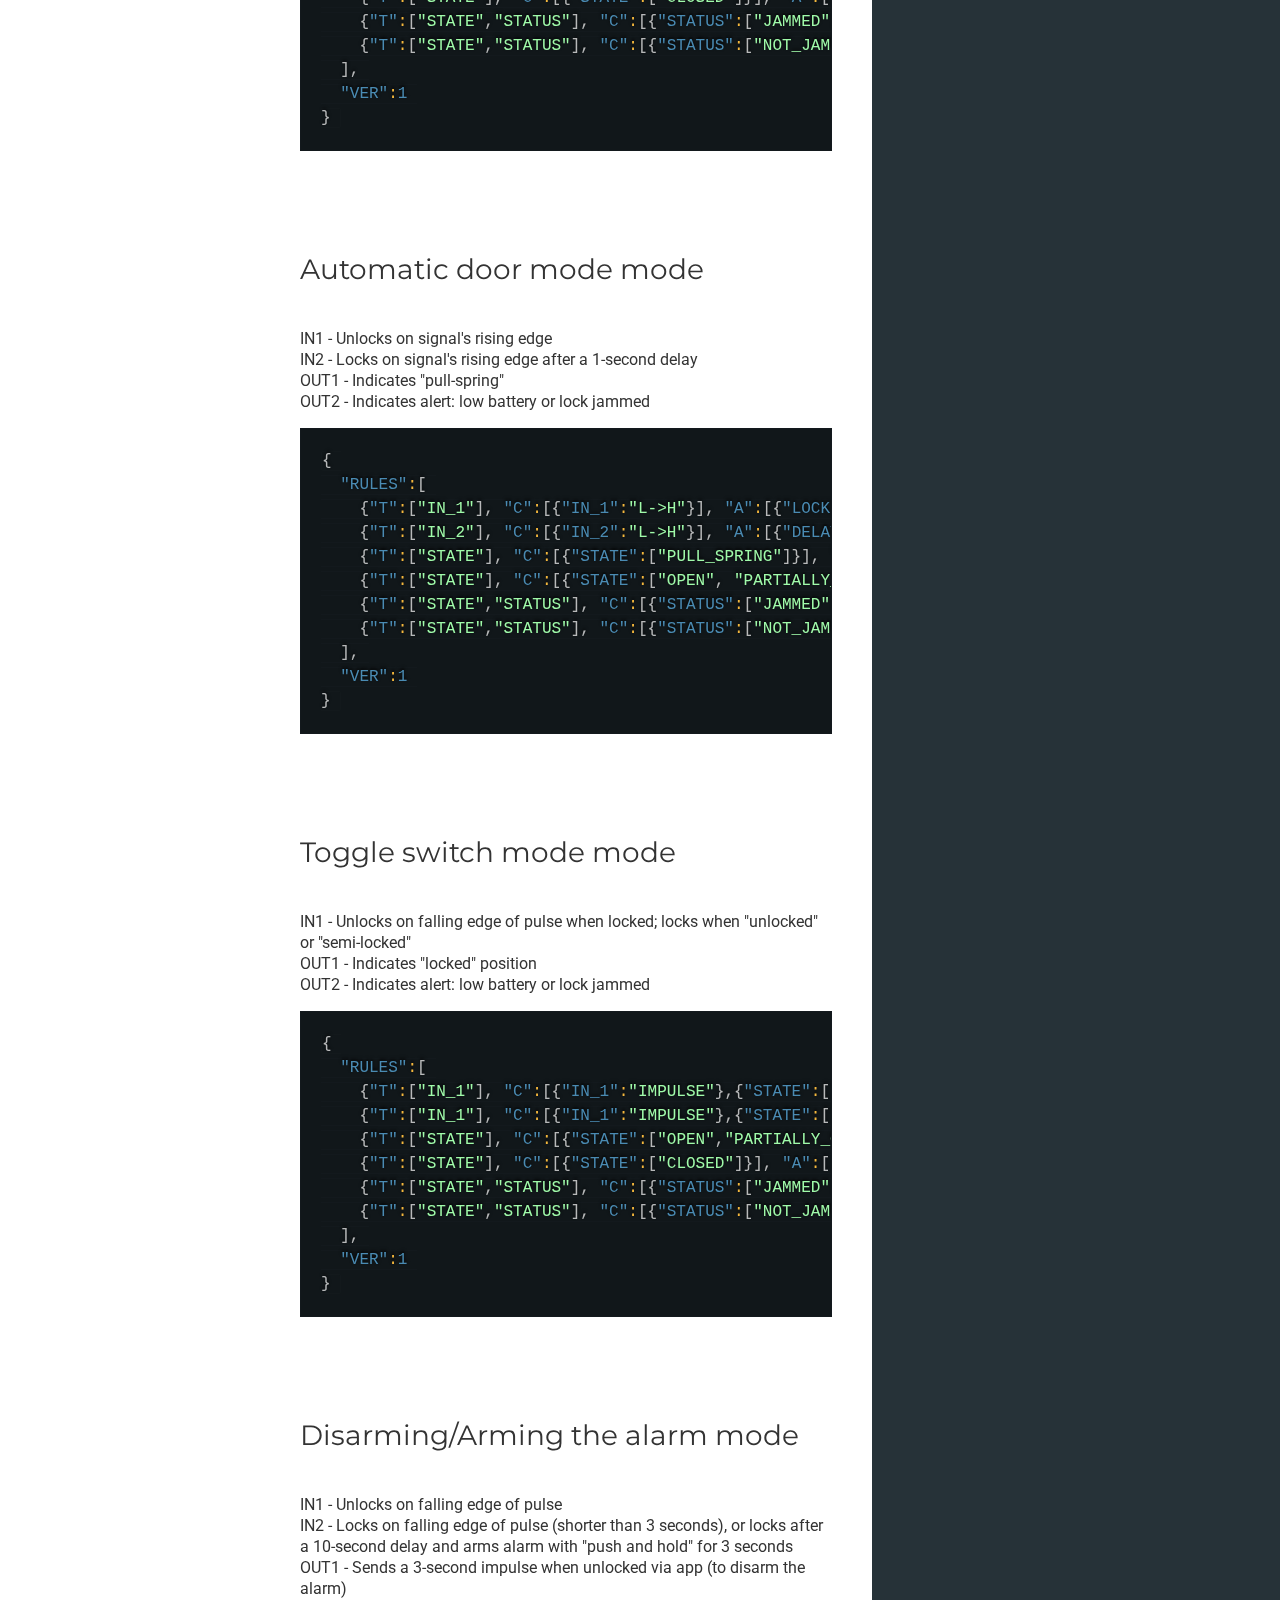
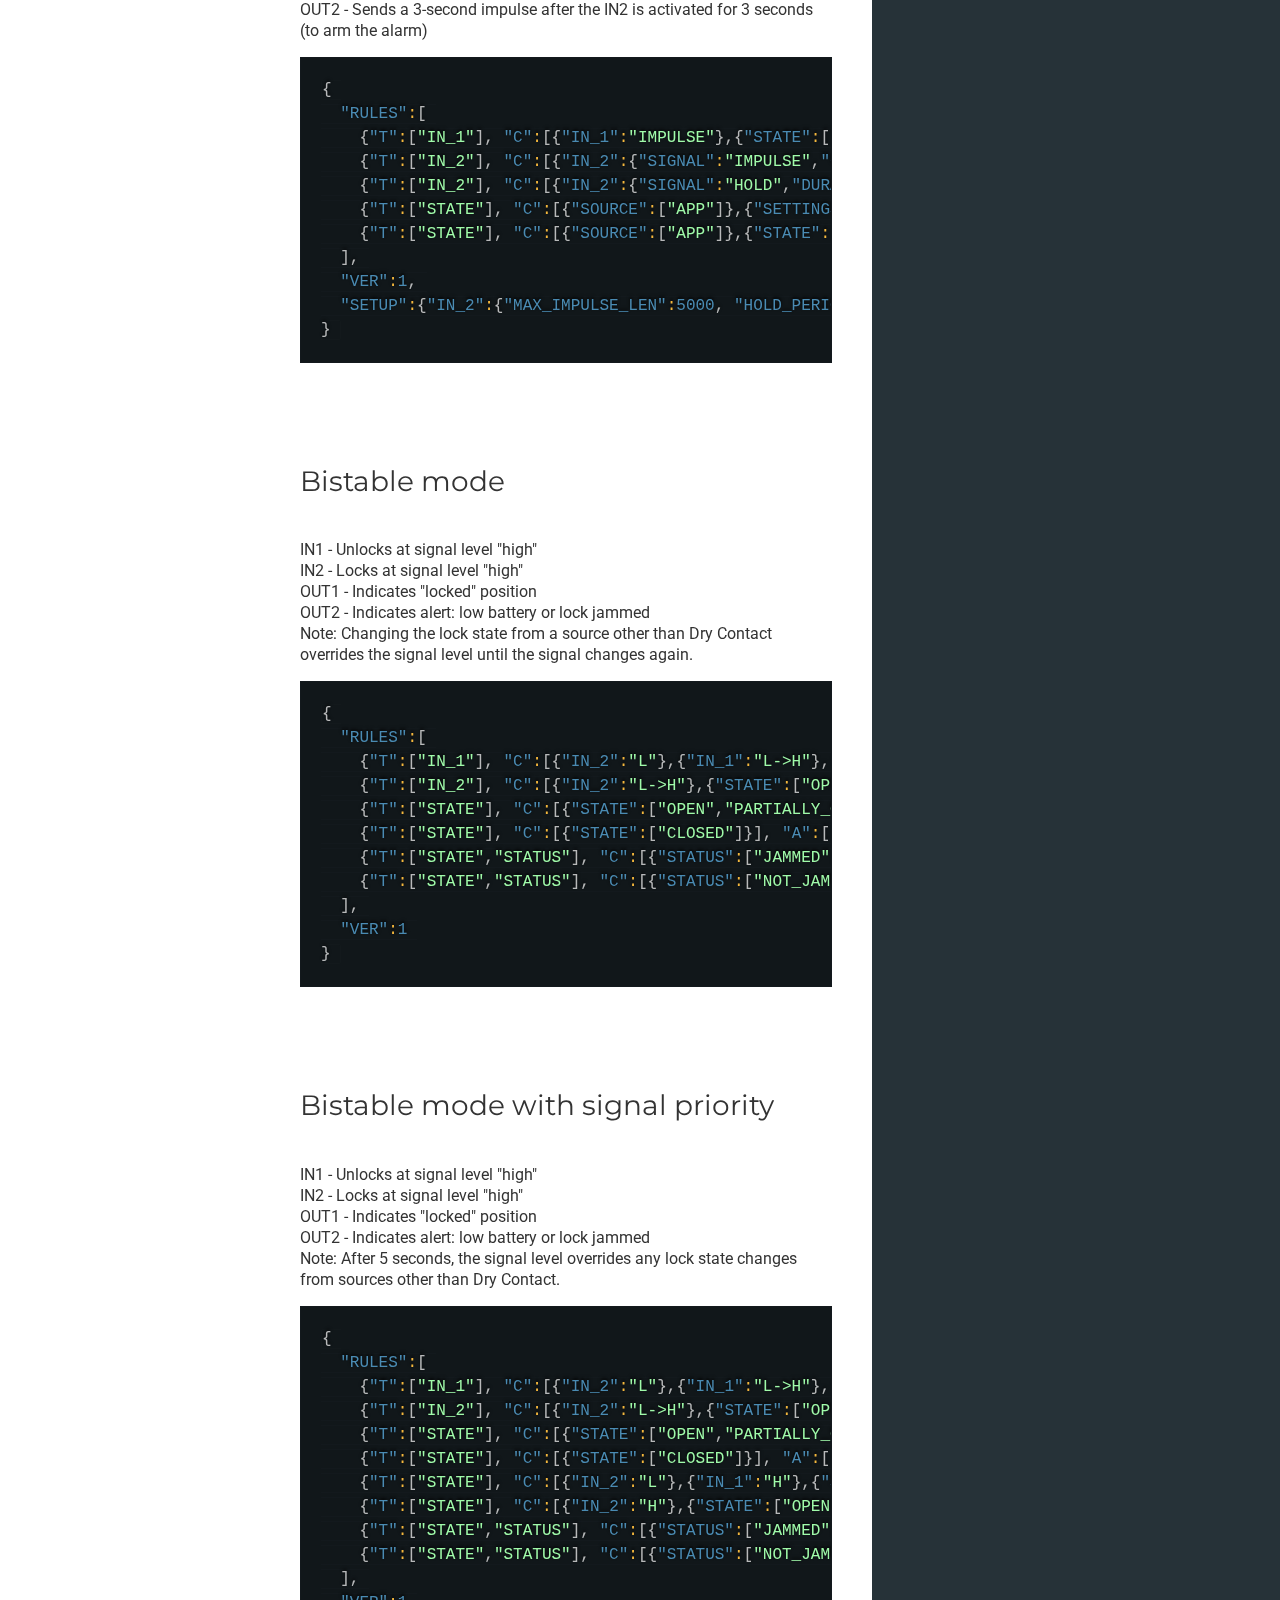
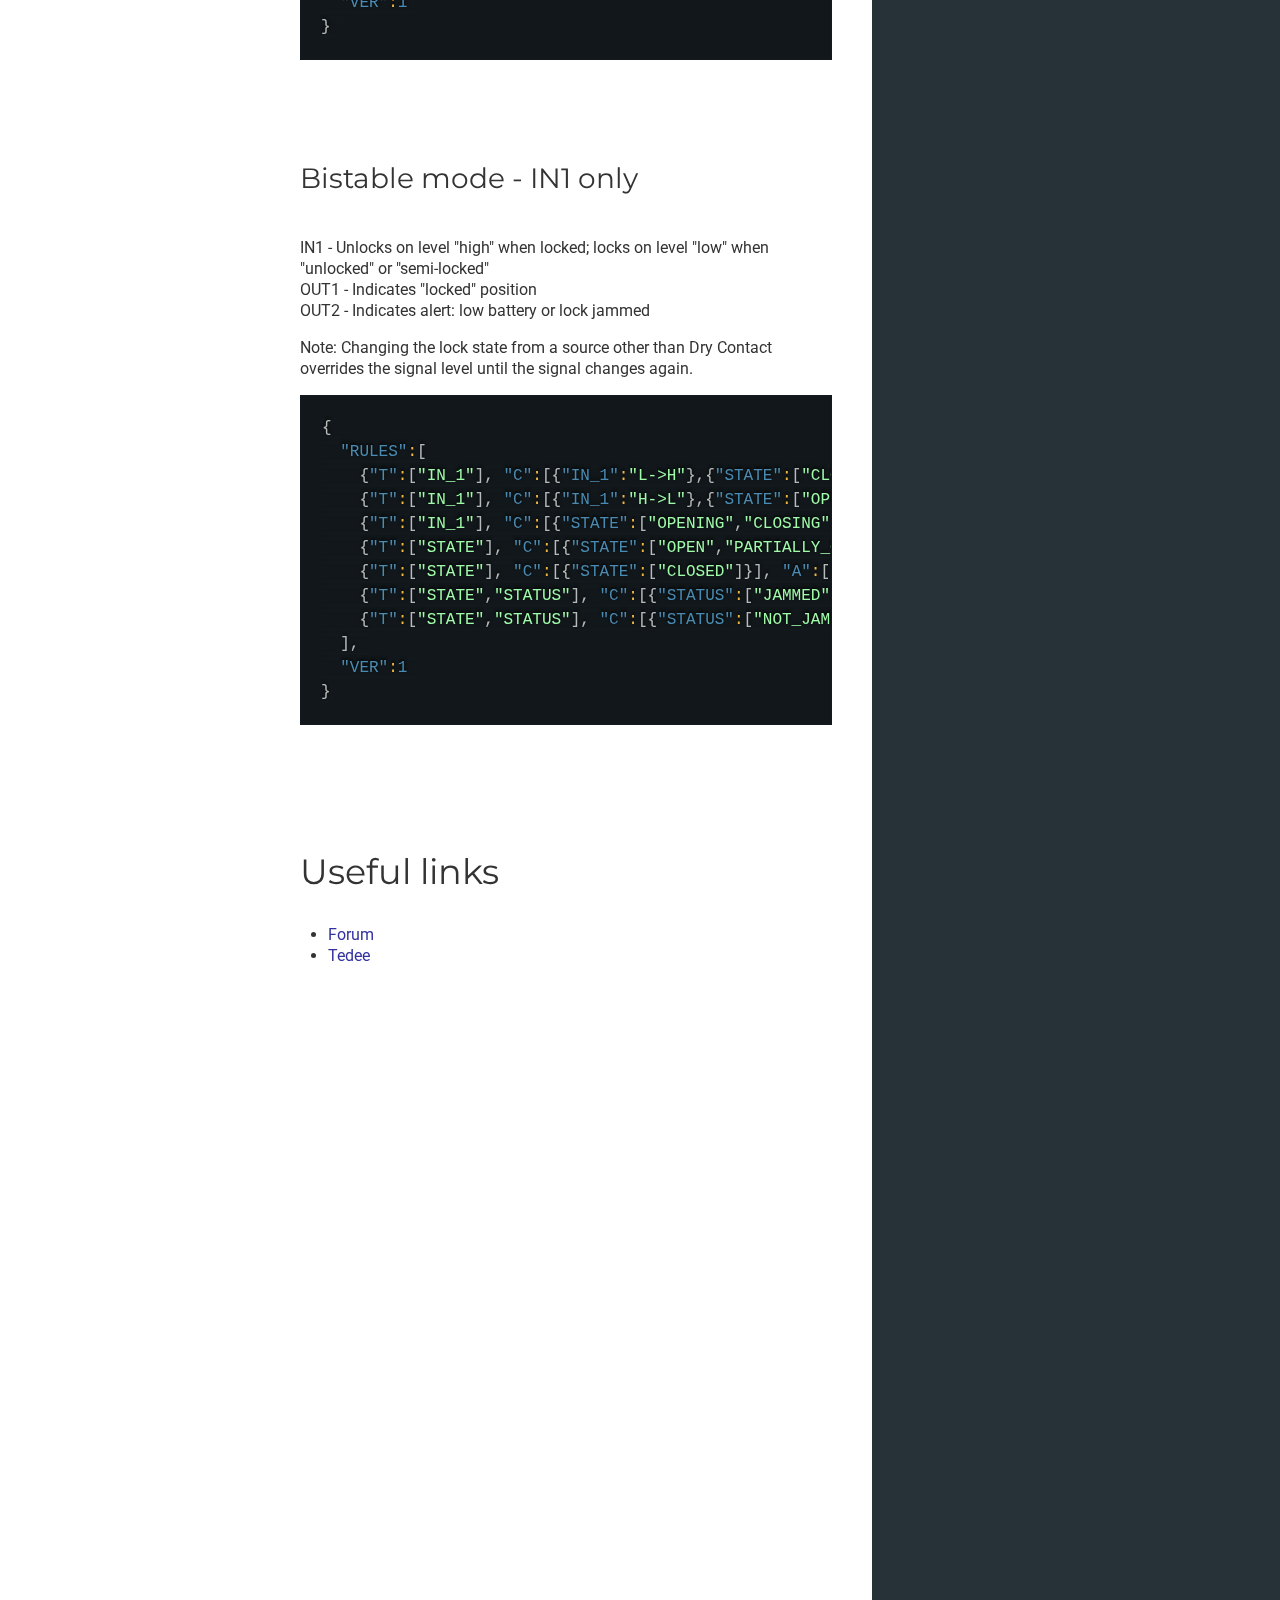
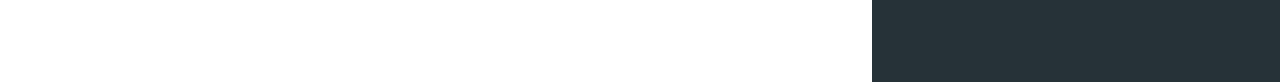
<file: dry-contact/index.html>
<!DOCTYPE html>
<html>

<head>
    <!-- Google tag (gtag.js) -->
    <script async src="https://www.googletagmanager.com/gtag/js?id=G-03L28GH968"></script>
    <script>window.dataLayer = window.dataLayer || [];

        function gtag() {
            dataLayer.push(arguments);
        }

        gtag('js', new Date());
        gtag('config', 'G-03L28GH968'); </script>
    <title>Dry Contact Script</title>
    <!-- Needed for adaptive design -->
    <meta charset="utf-8" />
    <meta name="description" content="
    Dry Contact script language structure, derived from JSON, allows configuration of inputs and outputs." />
    <meta name="viewport" content="width=device-width, initial-scale=1">
    <link href="https://fonts.googleapis.com/css?family=Montserrat:300,400,700|Roboto:300,400,700" rel="stylesheet">

    <!--
    ReDoc doesn't change outer page styles
    -->
    <style>
        body {
            margin: 0;
            padding: 0;
        }

        h1 {
            font-size: 2.5em !important;
        }

        h2 {
            font-size: 2em !important;
        }

        h3 {
            font-size: 1.25em !important;
        }

        h4 {
            font-size: 1.5em !important;
        }

        h5 {
            font-size: 1.3em !important;
        }

        li {
            font-size: 16px !important;
        }

        p {
            font-size: 16px !important;
            & strong {
                font-size: 16px !important;
            }
            & code {
                font-size: 16px !important;
            }
        }

        pre {
            font-size: 16px !important;
            & code {
                font-size: 16px !important;
            }
            & span {
                font-size: 16px !important;
            }
        }

        .scrollbar-container {
            & span {
                color: rgb(20,20,20) !important;
                font-weight: 400;
            }
        }

        .sc-jIGnZt.ivhHdl {
                padding: 15px 45px !important;
        }

        div[role=search] {
            font-size: 16px;
            & input {
                font-size: 16px;
            }
        }

        .property-name {
            font-size: 16px !important;
        }

        .title-for-index {
            position: absolute;
            top: 0;
            left: 0;
            z-index: -1;
            opacity: 0;
        }
    </style>
</head>

<body>

    <h1 class="title-for-index">Dry Contact Script Language</h1>
    <redoc spec-url='/dry-contact/spec.json' hide-download-button></redoc>
    <script src="/dry-contact/redoc.standalone.js"> </script>
</body>

</html>
</file>
<file: styles.css>
@import url('https://fonts.googleapis.com/css2?family=Poppins:ital,wght@0,100;0,200;0,300;0,400;0,500;0,600;0,700;0,800;0,900;1,100;1,200;1,300;1,400;1,500;1,600;1,700;1,800;1,900&display=swap');

:root {
    --color-aqua-blue--500: #34CFFD;
    --color-midnight-blue-500: #22345A;
    --color-midnight-blue-50: #F6F7F8;
}

body {
    margin: 0;
    padding: 0;
    background-color: var(--color-midnight-blue-50);
    font-size: 16px;
    font-family: 'Poppins', sans-serif;
    color: var(--color-midnight-blue-500);
}

p {
    margin: 0;
}

.header {
    padding: 0.5rem 1rem;
    background-color: var(--color-midnight-blue-500);
}

.header img {
    max-width: 108px;
}

.documentation {

}

.documentation-links {
    display: flex;
    flex-direction: column;
    gap: 0.6rem;
    margin-top: 2rem;
}

.documentation-link {
    display: flex;
    flex-direction: column;
    gap: 8px;
    position: relative;
    padding: 1rem 1.5rem;
    background-color: white;
    border-radius: 8px;
    box-shadow: 0 1px 2px 1px rgba(0, 0, 0, 0.07);
}

.documentation-link a {
    display: block;
    width: fit-content;
    font-size: 1.25rem;
    text-decoration: none;
    color: var(--color-aqua-blue--500);
    transition: 0.3s;
}

.documentation-link a:hover, .documentation-link a:focus {
    text-decoration: underline;
}

.documentation-link p {
    font-size: 1rem;
}

.container {
    display: flex;
    flex-direction: column;
    margin: 0 auto;
    padding: 0 1rem;
}

@media (min-width: 576px) {
    .container {
        max-width: 540px;
    }
}

@media (min-width: 768px) {
    .container {
        max-width: 720px;
    }
}

@media (min-width: 992px) {
    .container {
        max-width: 960px;
    }
}

@media (min-width: 1200px) {
    .container {
        max-width: 1140px;
    }
}

@media (min-width: 1400px) {
    .container {
        max-width: 1320px;
    }
}
</file>
